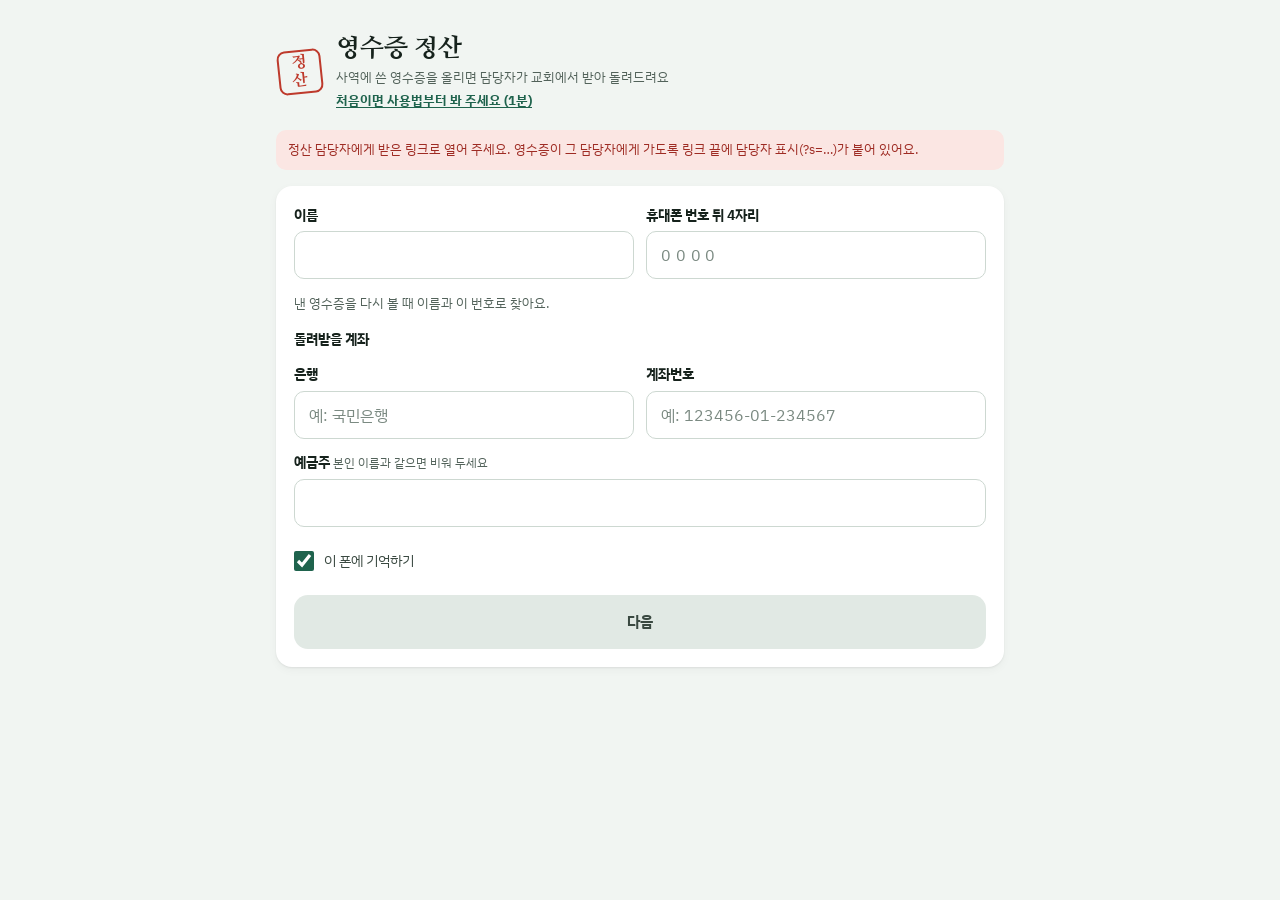
<file: settle/index.html>
<!doctype html>
<html lang="ko">
<head>
<meta charset="utf-8">
<meta name="viewport" content="width=device-width, initial-scale=1, viewport-fit=cover">
<meta name="robots" content="noindex, nofollow">
<meta name="theme-color" content="#1F634D">
<title>영수증 정산</title>
<meta property="og:title" content="영수증 정산">
<meta property="og:description" content="사역에 쓴 영수증을 올리면 담당자가 교회에서 받아 돌려드려요">
<link rel="preconnect" href="https://fonts.googleapis.com">
<link rel="preconnect" href="https://fonts.gstatic.com" crossorigin>
<link href="https://fonts.googleapis.com/css2?family=IBM+Plex+Mono:wght@500;600&family=IBM+Plex+Sans+KR:wght@400;500;600;700&family=Nanum+Myeongjo:wght@700;800&display=swap" rel="stylesheet">
<link rel="stylesheet" href="style.css">
<style>
  .hero { display: flex; flex-direction: column; gap: 10px; padding: 20px 2px 4px; }
  .who-line { display: flex; align-items: center; justify-content: space-between; gap: 10px; flex-wrap: wrap; padding: 10px 14px; border-radius: 12px; background: var(--surface);
              box-shadow: var(--shadow); font-size: 14px; }
  .who-line span { min-width: 0; color: var(--sub); }
  .who-line b { color: var(--ink); }
  .month-h { margin: 8px 2px 0; font-size: 14px; font-weight: 700; color: var(--sub); }
  .h-actions { display: flex; flex-wrap: wrap; gap: 8px; padding: 0 14px 14px 60px; }
  @media (max-width: 380px) { .h-actions { padding-left: 14px; } }
  .center { display: flex; flex-direction: column; align-items: center; gap: 12px; padding: 28px 0; color: var(--sub); font-size: 14px; text-align: center; }
  .done-head { display: flex; flex-direction: column; align-items: flex-start; gap: 10px; padding: 28px 2px 4px; }
  .done-ic { display: grid; place-items: center; width: 54px; height: 54px; border-radius: 27px; background: var(--ledger); color: var(--ledger-ink); }
  .done-head p { margin: 0; font-size: 15px; color: var(--sub); }
  .stack { display: flex; flex-direction: column; gap: 10px; }
  #rp.locked { pointer-events: none; opacity: .55; }
</style>
</head>
<body>
<div class="page" id="app"></div>
<input type="file" id="pick-rc" class="sr" accept="image/*" multiple tabindex="-1" aria-hidden="true">
<input type="file" id="pick-att" class="sr" accept="image/*" multiple tabindex="-1" aria-hidden="true">
<div class="toast" id="toast" role="status" aria-live="polite"></div>
<noscript><p style="padding:24px">이 페이지는 자바스크립트가 켜져 있어야 열려요.</p></noscript>

<script src="common.js"></script>
<script>
"use strict";
// ============================================================
//  영수증 정산 — 올리는 사람 화면
//   본인(이름 · 휴대폰 뒤 4자리 · 돌려받을 계좌) → 사역마다 영수증 넣기 → [제출하기] → 낸 내역에서 확인 · 취소
//   사진은 고르는 즉시 줄여서 서버(드라이브 임시 폴더)에 올리고, 첫 사진에서 금액을 읽어 채움
//   쓰던 사역은 이 폰에 저장해 두었다가 다시 열면 이어 씀
// ============================================================
const 나키 = "receipt-settle.me.v1" + (연결표 ? "." + 연결표 : "");        // 링크(담당자)마다 따로 — 팀 목록이 다르고, 올린 사진도 그 담당자 드라이브에 있어서
const 창고이름 = "receipt-settle-submit" + (연결표 ? "-" + 연결표 : "");
const 붙임최대 = 3;

const S = {
  화면: "본인", 탭: "작성",
  나: { 이름: "", 전화: "", 팀: "", 은행: "", 계좌: "", 예금주: "" }, 기억: true, 메시지: "",
  사역: [], 제출ID: "",
  열린: "", 지울확인: "", 비울확인: "",
  서버: null, 내역: { 상태: "", 값: [], 안내: "" },
  보내는중: false, 제출오류: "", 완료: null,
  고른사역: "", 붙일곳: null, 뺀것: null, 취소확인: "", 취소중: "",
};
const 사역찾기 = id => S.사역.find(s => s.id === id);
const 문의주소 = () => (S.서버 && S.서버.설정 && S.서버.설정.문의) || "";
const 종이안내 = () => (S.서버 && S.서버.설정 && S.서버.설정.종이영수증안내) || "종이 영수증 원본은 정산 담당자에게 직접 전달해 주세요.";
const 팀목록 = () => (S.서버 && S.서버.설정 && Array.isArray(S.서버.설정.팀목록) && S.서버.설정.팀목록) || [];
const 연결글자 = () => { const t = (S.서버 && S.서버.설정) || {}; return [t.조직 || (t.국 ? t.국 : ""), t.담당자 ? "정산 담당 " + t.담당자 : ""].filter(Boolean).join(" · "); };
// 담당자마다 서버(Apps Script) 판이 다를 수 있어서, 그 서버가 받을 줄 아는 것만 보여 줌
const 서버됨 = 기 => !!(S.서버 && Array.isArray(S.서버.기능) && S.서버.기능.indexOf(기) >= 0);

// ---------- 번호 · 살펴보기 ----------
// 영수증 날짜는 영수증마다 (한 사역에 날짜가 다른 영수증이 섞여도 됨). 사역 순서는 가장 이른 영수증 날짜로
const 날짜들 = s => s.영수증.map(r => r.날짜).filter(Boolean).sort();
const 첫날 = s => 날짜들(s)[0] || "";
function 날짜범위글(s) {
  const d = 날짜들(s);
  if (!d.length) return "날짜 없음";
  return d[0] === d[d.length - 1] ? 날글(d[0]) : `${날글(d[0])} ~ ${날짧게(d[d.length - 1])}`;
}
function 순서() { return S.사역.slice().sort((a, b) => (첫날(a) || "9999-99-99").localeCompare(첫날(b) || "9999-99-99") || a.만든 - b.만든); }
function 번호표() { const m = new Map(); 순서().forEach((s, i) => m.set(s.id, i + 1)); return m; }
function 겹침표() {   // 같은 날 같은 금액 영수증 — 같은 결제를 두 번 넣었을 수 있음
  const 앞 = new Map(), 결과 = new Map(), 번 = 번호표();
  for (const s of 순서()) s.영수증.forEach((r, k) => {
    const a = 정수(r.금액); if (!a || !r.날짜) return;
    const 키 = r.날짜 + "|" + a;
    if (앞.has(키) && !r.따로) 결과.set(r.id, 앞.get(키));
    else if (!앞.has(키)) 앞.set(키, { sid: s.id, rid: r.id, 글: `${번.get(s.id)}번 사역 영수증 ${k + 1}` });
  });
  // 계정과목 · 사역 내용 · 사역팀이 같은 사역이 둘 이상 — 날짜별로 나눠 넣었을 수 있음 (한 사역 · 한 계정은 한 줄로 청구)
  const 같은 = new Map(), 먼저 = new Map();
  for (const s of 순서()) {
    if (s.이어 || !s.계정 || !s.내용.trim()) continue;   // 이어 내는 사역은 원래 사역에 이미 묶여 있음
    const 키 = s.계정 + "|" + 이름키(s.내용) + "|" + 팀글(s.팀);
    if (먼저.has(키)) 같은.set(s.id, 먼저.get(키)); else 먼저.set(키, { id: s.id, 번: 번.get(s.id) });
  }
  결과.같은 = 같은;
  return 결과;
}
function 올리는중(r) { return r.사진.some(p => p.올림 === "대기" || p.올림 === "올리는중"); }
// 증빙 — 사진에서 품목(산 물건)과 카드 승인번호가 보이는지. 서버가 사진 글을 읽어 알려 주고, 한 영수증의 사진 가운데 어느 하나에라도 있으면 있음
//   안 보이면 올리는 사람에게 한 번 확인하게 하고(확인했어요 · 제출할 때 한 번 더), 담당자 정산폼에도 표시됨
function 증빙켜짐() { return 서버됨("증빙확인") && !(S.서버 && S.서버.읽기 === false); }
const 사진표 = r => r.사진.map(p => p.id).join(",");
function 증빙확인됨(r) { return !!r.증빙확인 && r.증빙확인 === 사진표(r); }   // 사진이 바뀌면 다시 확인
function 증빙상태(r) {
  if (!증빙켜짐() || !r.사진.length) return null;
  if (r.사진.some(p => p.올림 !== "저장됨" || !p.증빙 || p.증빙.상태 !== "읽음")) return { 상태: "읽는중" };
  const x = r.사진.map(p => p.증빙), 글 = x.some(v => v.글), 품목 = x.some(v => v.품목), 결제 = x.some(v => v.결제);
  return { 상태: "읽음", 글, 품목, 결제, 빠짐: !글 ? "글" : !품목 && !결제 ? "둘" : !품목 ? "품목" : !결제 ? "결제" : "" };
}
const 증빙글 = { 글: "사진에서 글자를 잘 못 읽어서 품목과 카드 승인번호가 있는지 확인하지 못했어요.", 둘: "사진에서 품목과 카드 승인번호가 안 보여요.",
  품목: "사진에서 품목(산 물건)이 안 보여요.", 결제: "사진에서 카드 승인번호가 안 보여요." };
const 증빙도움 = { 글: "품목과 카드 승인번호가 잘 보이게 다시 찍어 붙여 주세요.", 둘: "품목과 카드 승인번호가 모두 보여야 증빙이 돼요.",
  품목: "카드 전표나 결제 내역만 있으면 품목이 나온 영수증도 붙여 주세요.", 결제: "주문 내역만 있으면 카드 결제 내역(승인번호)도 붙여 주세요." };
function 증빙볼것() {   // 품목 · 승인번호가 안 보이는데 아직 확인하지 않은 영수증
  const 번 = 번호표(), 목록 = [];
  순서().forEach(s => s.영수증.forEach((r, k) => { const 증 = 증빙상태(r); if (증 && 증.상태 === "읽음" && 증.빠짐 && !증빙확인됨(r)) 목록.push({ s, r, 글: `${번.get(s.id)}번 사역 영수증 ${k + 1}` }); }));
  return 목록;
}
function 읽는중(r) { return !!(r.읽기 && (r.읽기.상태 === "읽는중" || r.읽기.상태 === "준비")); }
function 살펴보기(s, 겹) {
  const 목록 = [], g = 계정표[s.계정], 이어 = s.이어;
  const 막 = (글, r) => 목록.push({ 수준: "막", 글, r }), 확 = (글, r) => 목록.push({ 수준: "확", 글, r }), 안 = 글 => 목록.push({ 수준: "안", 글 });
  if (이어) {   // 이미 낸 사역에 이어 내기 — 계정과목 · 내용 · 명단은 그 사역 그대로라 영수증만 봄
    if (S.서버 && !서버됨("이어내기")) 막("이 정산 링크는 이어 내기를 받지 않아요. 새 사역으로 내 주세요");
  } else {
    if (!g) 막("계정과목을 골라 주세요");
    if (!s.활동) 막("사역활동에 체크해 주세요");
    if (!s.내용.trim()) 막("사역 내용을 적어 주세요");
    if (g && g.단가 && !s.명단.length) 막("참가자 명단을 적어 주세요");
    if (g && g.단가 && 정수(s.한도) && !한도값(s)) 막("따로 정한 1인 한도는 1,000원에서 200,000원 사이로 적어 주세요");
    else if (g && g.단가 && 한도값(s)) 안(`교회에서 따로 정해 준 1인 한도(${원(한도값(s))}원)로 계산했어요. 담당자가 확인해요.`);
  }
  if (!s.영수증.length) 막("영수증을 넣어 주세요");
  s.영수증.forEach((r, k) => {
    const n = k + 1;
    if (r.사진.some(p => p.올림 === "실패")) 막(`영수증 ${n} 사진을 다시 올려 주세요`, r.id);
    else if (올리는중(r)) 막(`영수증 ${n} 사진을 올리는 중이에요`, r.id);
    if (!r.구분) 막(`영수증 ${n} 종이·전자를 골라 주세요`, r.id);
    else if (r.구분 === "전자" && !r.사진.length) 막(`영수증 ${n}은 전자영수증이라 캡처를 넣어 주세요`, r.id);
    if (!정수(r.금액)) 막(읽는중(r) ? `영수증 ${n} 금액을 읽는 중이에요` : `영수증 ${n} 금액을 적어 주세요`, r.id);
    else if (정수(r.금액) < 금액최소 || 정수(r.금액) > 금액최대) 막(`영수증 ${n} 금액을 다시 확인해 주세요`, r.id);
    const 읽 = r.읽기 || {};
    if (!r.날짜) 막(`영수증 ${n} 날짜를 골라 주세요`, r.id);
    else if (r.날짜 > 오늘()) 확(`영수증 ${n} 날짜가 아직 오지 않은 날짜예요`, r.id);
    if (읽.날짜 && r.날짜 && 읽.날짜 !== r.날짜) 확(`영수증 ${n}: 사진에서 읽은 날짜는 ${날짧게(읽.날짜)}이에요. 적은 날짜가 맞는지 봐 주세요`, r.id);
    const 짝 = 겹 && 겹.get(r.id);
    if (짝) 확(`영수증 ${n}과 ${짝.글}의 날짜·금액이 같아요. 같은 결제를 두 번 넣지 않았는지 확인해 주세요`, r.id);
    const 증 = 증빙상태(r);
    if (증 && 증.상태 === "읽는중" && !올리는중(r) && !r.사진.some(p => p.올림 === "실패")) 막(`영수증 ${n} 사진을 확인하는 중이에요`, r.id);
    else if (증 && 증.빠짐 && !증빙확인됨(r)) 확(`영수증 ${n}: ${증빙글[증.빠짐]} 증빙이 되는지 확인해 주세요`, r.id);
  });
  const 날 = 날짜들(s).concat(이어 ? [이어.날짜, 이어.끝날].filter(Boolean) : []).sort();
  if (날.length > 1 && 날[0] !== 날[날.length - 1]) {
    // 예전 판 서버는 사역마다 날짜를 하나만 받음 (영수증마다 날짜를 적으면 첫 날짜로 모두 바뀜)
    if (!이어 && S.서버 && !서버됨("영수증날짜")) 막("이 정산 링크는 아직 한 사역에 영수증 날짜를 하나만 받아요. 날짜가 다른 영수증은 사역을 따로 추가해 주세요");
    else if ((Date.parse(날[날.length - 1]) - Date.parse(날[0])) / 864e5 > 31) 확(이어 ? "이미 낸 영수증과 날짜가 한 달 넘게 차이 나요. 같은 사역이 맞는지 봐 주세요" : "영수증 날짜가 한 달 넘게 차이 나요. 한 사역의 영수증이 맞는지 봐 주세요");
  }
  if (이어 && 이어.정산서) 안("담당자가 이미 교회 정산서를 만든 사역이에요. 이어 낸 영수증은 담당자가 확인해서 처리해요.");
  const 짝 = 겹 && 겹.같은 && 겹.같은.get(s.id);
  if (짝) 목록.push({ 수준: "확", 글: `${짝.번}번 사역과 계정과목·사역 내용이 같아요. 같은 사역이면 합쳐야 한 줄로 묶여 청구돼요. 다른 날 따로 한 모임이면 그대로 두세요.`, 합칠: 짝.id, 합칠번: 짝.번 });
  if (g && g.증빙) 안(g.증빙);
  return 목록;
}
function 막힌까닭() {
  const 목록 = 순서(), 겹 = 겹침표();
  if (!목록.length) return "사역을 추가해 주세요";
  for (let i = 0; i < 목록.length; i++) {
    const 막 = 살펴보기(목록[i], 겹).find(x => x.수준 === "막");
    if (막) return `${i + 1}번 사역: ${막.글}`;
  }
  return "";
}

// ---------- 저장 (이 폰에만) ----------
function 창고열기() {
  return new Promise((ok, no) => {
    let q; try { q = indexedDB.open(창고이름, 1); } catch (e) { no(e); return; }
    q.onupgradeneeded = () => { if (!q.result.objectStoreNames.contains("draft")) q.result.createObjectStore("draft"); };
    q.onsuccess = () => ok(q.result); q.onerror = () => no(q.error); q.onblocked = () => no(new Error("blocked"));
  });
}
let 저장타이머 = 0, 마지막저장 = 0;
// 고칠 때마다 0.5초 뒤 임시 저장 — 쉬지 않고 고쳐도 2초에 한 번은 저장 (창을 닫거나 새로 고칠 때 잃는 것을 줄임)
function 저장() { clearTimeout(저장타이머); 저장타이머 = setTimeout(초안쓰기, Date.now() - 마지막저장 > 2000 ? 0 : 500); }
async function 초안쓰기() {
  마지막저장 = Date.now(); 저장타이머 = 0;
  try {
    const 값 = { v: 1, 제출ID: S.제출ID, 사역: S.사역.map(s => ({ id: s.id, 활동: s.활동, 내용: s.내용, 계정: s.계정, 팀: s.팀 || "", 한도: s.한도 || "", 명단: s.명단.slice(), 만든: s.만든,
      이어: s.이어 ? Object.assign({}, s.이어) : null,
      영수증: s.영수증.map(r => ({ id: r.id, 구분: r.구분, 금액: r.금액, 날짜: r.날짜 || "", 날짜출처: r.날짜출처 || "", 출처: r.출처, 따로: !!r.따로, 읽기: r.읽기 ? Object.assign({}, r.읽기) : null,
        증빙확인: r.증빙확인 || "",
        사진: r.사진.map(p => ({ id: p.id, blob: p.blob, w: p.w, h: p.h, 파일id: p.파일id || "", 증빙: p.증빙 && p.증빙.상태 === "읽음" ? p.증빙 : null })) })) })) };
    const db = await 창고열기();
    await new Promise((ok, no) => { const tx = db.transaction("draft", "readwrite"); tx.objectStore("draft").put(값, "current"); tx.oncomplete = ok; tx.onerror = () => no(tx.error); tx.onabort = () => no(tx.error); });
    db.close();
  } catch (e) {}
}
async function 초안읽기() {
  try {
    const db = await 창고열기();
    const 값 = await new Promise((ok, no) => { const tx = db.transaction("draft", "readonly"); const q = tx.objectStore("draft").get("current"); q.onsuccess = () => ok(q.result || null); q.onerror = () => no(q.error); });
    db.close();
    if (!값 || 값.v !== 1 || !Array.isArray(값.사역)) return;
    S.제출ID = 값.제출ID || "";
    S.사역 = 값.사역.map(s => ({ id: s.id || uid(), 활동: s.활동 || "", 내용: s.내용 || "", 계정: s.계정 || "", 팀: s.팀 || "", 한도: s.한도 || "", 명단: Array.isArray(s.명단) ? s.명단 : [], 만든: s.만든 || Date.now(),
      이어: s.이어 && s.이어.사역ID ? s.이어 : null,
      영수증: (s.영수증 || []).map(r => {
        let 읽기 = r.읽기 && typeof r.읽기 === "object" ? r.읽기 : null;
        if (읽기 && (읽기.상태 === "읽는중" || 읽기.상태 === "준비")) 읽기 = { 상태: "대기" };   // 읽다 만 금액은 다시 읽음
        return { id: r.id || uid(), 구분: r.구분 || "", 금액: r.금액 || "", 날짜: r.날짜 || s.날짜 || "", 날짜출처: r.날짜출처 || "", 출처: r.출처 || "", 따로: !!r.따로, 읽기,   // 예전 초안은 사역 날짜를 영수증마다
          증빙확인: r.증빙확인 || "",
          사진: (r.사진 || []).filter(p => p && p.blob).map(p => ({ id: p.id || uid(), blob: p.blob, w: p.w, h: p.h, url: URL.createObjectURL(p.blob), 파일id: p.파일id || "", 올림: p.파일id ? "저장됨" : "대기", 오류: "",
            증빙: p.증빙 && p.증빙.상태 === "읽음" ? p.증빙 : null })) };
      }) }));
  } catch (e) {}
}
function 초안비우기() {
  S.사역.forEach(s => s.영수증.forEach(r => r.사진.forEach(p => { try { URL.revokeObjectURL(p.url); } catch (e) {} })));
  S.사역 = []; S.열린 = ""; S.제출ID = 새제출id();
}
function 나읽기() {
  const v = 저장읽기(나키) || 저장읽기(나키, true);
  if (v && typeof v === "object") for (const k in S.나) if (typeof v[k] === "string") S.나[k] = v[k];
  S.기억 = !!저장읽기(나키) || !저장읽기(나키, true);
}
function 나쓰기() { if (S.기억) { 저장쓰기(나키, S.나); 저장쓰기(나키, null, true); } else { 저장쓰기(나키, null); 저장쓰기(나키, S.나, true); } }
function 나됨() { const t = S.나; return !!(t.이름.trim() && 숫자만(t.전화).length === 4 && t.은행.trim() && 숫자만(t.계좌).length >= 6); }

// ---------- 사진 올리기 · 금액 읽기 ----------
const 올림줄 = { 도는: 0, 대기: [] }, 읽기줄 = { 도는: 0, 대기: [] };
function 사진주인(p) { for (const s of S.사역) for (const r of s.영수증) if (r.사진.indexOf(p) >= 0) return { s, r }; return {}; }
function 올리기넣기(p) { p.올림 = "대기"; p.오류 = ""; 올림줄.대기.push(p); 올림돌리기(); }
function 올림돌리기() {
  while (올림줄.도는 < 2 && 올림줄.대기.length) {
    const p = 올림줄.대기.shift();
    if (!사진주인(p).r) continue;   // 그사이 뺀 사진
    올림줄.도는++;
    사진올리기(p).catch(() => {}).then(() => { 올림줄.도는--; 올림돌리기(); });
  }
}
async function 사진올리기(p) {
  p.올림 = "올리는중"; 영수증새로(사진주인(p));
  try {
    const d = await 보내기({ action: "올리기", 사람: { 이름: S.나.이름, 전화: S.나.전화 }, 형식: "image/jpeg", 파일: await 블롭글(p.blob) }, 90);
    if (!d || !d.ok) { p.올림 = "실패"; p.오류 = (d && d.안내) || "사진을 올리지 못했어요."; }
    else { p.파일id = d.id; p.올림 = "저장됨"; p.오류 = ""; }
  } catch (e) { p.올림 = "실패"; p.오류 = 연결글(e, "사진을 올리지 못했어요."); }
  const 주인 = 사진주인(p);
  영수증새로(주인); 저장();
  if (p.올림 === "저장됨" && 주인.r && 주인.r.사진[0] === p && 주인.r.읽기 && 주인.r.읽기.상태 === "대기") 읽기넣기(주인.s, 주인.r);
  else if (p.올림 === "저장됨" && 주인.r) 증빙넣기(p);
}
function 읽기넣기(s, r, 다시) {
  if (!r || !r.사진[0]) return;
  if (S.서버 && S.서버.읽기 === false) { r.읽기 = { 상태: "꺼짐" }; return; }
  if (r.사진[0].올림 !== "저장됨") { r.읽기 = { 상태: "대기" }; return; }
  r.읽기 = Object.assign({}, 다시 ? {} : r.읽기 || {}, { 상태: "읽는중" });
  읽기줄.대기.push({ sid: s.id, rid: r.id });
  읽기돌리기();
}
function 읽기돌리기() {
  while (읽기줄.도는 < 2 && 읽기줄.대기.length) {
    const x = 읽기줄.대기.shift();
    읽기줄.도는++;
    (x.pid ? 증빙읽기(x) : 금액읽기(x)).catch(() => {}).then(() => { 읽기줄.도는--; 읽기돌리기(); });
  }
}
// 붙인 사진(카드 전표 · 품목 영수증 등)도 품목 · 승인번호를 읽음 — 첫 사진은 금액을 읽을 때 같이
function 증빙넣기(p) {
  if (!증빙켜짐() || !p || !p.파일id || p.올림 !== "저장됨" || (p.증빙 && p.증빙.상태 !== "실패")) return;
  p.증빙 = { 상태: "읽는중" };
  읽기줄.대기.push({ pid: p.id });
  읽기돌리기();
}
function 사진찾기(pid) { for (const s of S.사역) for (const r of s.영수증) { const p = r.사진.find(q => q.id === pid); if (p) return { s, r, p }; } return {}; }
async function 증빙읽기({ pid }) {
  const 처음 = 사진찾기(pid);
  if (!처음.p || !처음.p.파일id) return;
  let d = null;
  try { d = await 보내기({ action: "읽기", id: 처음.p.파일id }, 60); } catch (e) { d = null; }
  const x = 사진찾기(pid);
  if (!x.p) return;
  x.p.증빙 = d && d.ok && d.증빙 ? Object.assign({ 상태: "읽음" }, d.증빙) : { 상태: "읽음", 글: false, 품목: false, 결제: false };
  영수증새로({ s: x.s, r: x.r }); 둘레새로(x.s); 저장();
}
// 이어 쓰는 초안 · 예전 판에서 올린 사진처럼 아직 안 읽은 사진
function 증빙채우기() {
  if (!증빙켜짐()) return;
  S.사역.forEach(s => s.영수증.forEach(r => r.사진.forEach((p, j) => {
    if (p.증빙 && p.증빙.상태 === "읽는중") p.증빙 = null;   // 읽다 만 것
    if (j === 0 && r.읽기 && (r.읽기.상태 === "대기" || r.읽기.상태 === "읽는중")) return;   // 금액을 읽을 때 같이
    증빙넣기(p);
  })));
}
async function 금액읽기({ sid, rid }) {
  let s = 사역찾기(sid), r = s && s.영수증.find(x => x.id === rid);
  if (!r || !r.사진[0] || !r.사진[0].파일id) return;
  let d = null;
  try { d = await 보내기({ action: "읽기", id: r.사진[0].파일id }, 60); } catch (e) { d = null; }
  s = 사역찾기(sid); r = s && s.영수증.find(x => x.id === rid);
  if (!r) return;
  if (r.사진[0]) r.사진[0].증빙 = d && d.ok && d.증빙 ? Object.assign({ 상태: "읽음" }, d.증빙) : d && d.ok ? null : { 상태: "읽음", 글: false, 품목: false, 결제: false };
  if (d && d.ok && d.까닭 === "꺼짐") { r.읽기 = { 상태: "꺼짐" }; if (S.서버) S.서버.읽기 = false; }
  else if (d && d.ok && d.읽음 && 정수(d.금액) >= 금액최소) {
    const 금 = 정수(d.금액);
    r.읽기 = { 상태: "읽음", 금액: 금, 날짜: /^\d{4}-\d{2}-\d{2}$/.test(d.날짜 || "") ? d.날짜 : "", 후보: (d.후보 || []).map(정수).filter(v => v >= 금액최소 && v !== 금).slice(0, 4) };
    if (!정수(r.금액)) { r.금액 = 금; r.출처 = "읽음"; }
  } else r.읽기 = { 상태: "못읽음", 날짜: d && d.ok && /^\d{4}-\d{2}-\d{2}$/.test(d.날짜 || "") ? d.날짜 : "" };
  // 영수증 날짜가 비어 있으면 사진에서 읽은 날짜로 채움 (앞날짜는 잘못 읽은 것일 수 있어 넣지 않음)
  if (!r.날짜 && r.읽기.날짜 && r.읽기.날짜 <= 오늘()) {
    r.날짜 = r.읽기.날짜; r.날짜출처 = "읽음";
    const 칸d = document.getElementById("rd-" + r.id);
    if (칸d && document.activeElement !== 칸d) 칸d.value = r.날짜;
    영수증새로({ s, r }); 둘레새로(s); 저장(); return;
  }
  영수증새로({ s, r }); 저장();
}

// ---------- 화면 ----------
function 그리기() {
  const app = document.getElementById("app");
  app.innerHTML = S.화면 === "본인" ? 본인화면() : S.화면 === "완료" ? 완료화면() : 작성화면();
  app._h = "";
}
function 가기(화면) { S.화면 = 화면; 그리기(); window.scrollTo(0, 0); const h = document.querySelector("h1"); if (h) { h.setAttribute("tabindex", "-1"); h.focus({ preventScroll: true }); } }
function 문의버튼() { const u = 문의주소(); return u ? `<a class="pill" href="${esc(u)}" target="_blank" rel="noopener">${아이콘.말풍선}문의</a>` : ""; }
// 올리는 사람용 사용법 (settle/help.html) — 담당자 링크 표시(?s=)를 달아 두면 사용법 화면에서 이 제출 화면으로 돌아올 수 있음
const 사용법주소 = () => "help.html" + (링크배포 ? "?s=" + encodeURIComponent(링크배포) : "");
function 사용법버튼() { return `<a class="pill" href="${esc(사용법주소())}" target="_blank" rel="noopener">${아이콘.책}사용법</a>`; }

function 본인화면() {
  const t = S.나;
  return `
  <div class="hero">
    <div class="brand"><span class="seal" aria-hidden="true">정산</span>
      <div>${연결글자() ? `<p class="org">${esc(연결글자())}</p>` : ""}<h1>영수증 정산</h1><p class="tagline">사역에 쓴 영수증을 올리면 담당자가 교회에서 받아 돌려드려요</p>
        <p class="tagline"><a class="linkbtn" href="${esc(사용법주소())}" target="_blank" rel="noopener">처음이면 사용법부터 봐 주세요 (1분)</a></p></div></div>
  </div>
  ${설정알림()}
  <form class="card" id="me-form" novalidate>
    <div class="grid2">
      <label class="fld"><span>이름</span><input class="inp" id="me-이름" data-me="이름" value="${esc(t.이름)}" autocomplete="name" maxlength="30"></label>
      <label class="fld"><span>휴대폰 번호 뒤 4자리</span><input class="inp digits" id="me-전화" data-me="전화" value="${esc(t.전화)}" inputmode="numeric" maxlength="4" autocomplete="off" placeholder="0000"></label>
    </div>
    <p class="note">낸 영수증을 다시 볼 때 이름과 이 번호로 찾아요.</p>
    <span class="lbl">돌려받을 계좌</span>
    <div class="grid2">
      <label class="fld"><span>은행</span><input class="inp" id="me-은행" data-me="은행" value="${esc(t.은행)}" placeholder="예: 국민은행" maxlength="30"></label>
      <label class="fld"><span>계좌번호</span><input class="inp" id="me-계좌" data-me="계좌" value="${esc(t.계좌)}" inputmode="numeric" placeholder="예: 123456-01-234567" maxlength="40"></label>
      <label class="fld wide"><span>예금주 <small>본인 이름과 같으면 비워 두세요</small></span><input class="inp" id="me-예금주" data-me="예금주" value="${esc(t.예금주)}" maxlength="30"></label>
    </div>
    <label class="check"><input type="checkbox" id="me-keep"${S.기억 ? " checked" : ""}>이 폰에 기억하기</label>
    ${S.메시지 ? `<p class="box bad" role="alert">${아이콘.느낌표()}<span>${esc(S.메시지)}</span></p>` : ""}
    <button type="submit" class="btn" id="me-go"${나됨() ? "" : " disabled"}>${S.사역.length ? "쓰던 영수증으로" : "다음"}</button>
  </form>`;
}

function 작성화면() {
  const t = S.나, 내역수 = S.내역.상태 === "됨" ? S.내역.값.length : 0;
  return `
  <header class="top">
    <div class="brand"><span class="seal sm" aria-hidden="true">정산</span><div><h1 class="sm">영수증 정산</h1>${연결글자() ? `<p class="org sm">${esc(연결글자())}</p>` : ""}</div></div>
    <div class="top-acts">${사용법버튼()}${문의버튼()}</div>
  </header>
  ${설정알림()}
  <div class="who-line"><span><b>${esc(t.이름)}</b> 님 · ${esc(t.은행)} ${esc(t.계좌)}${t.예금주 && t.예금주 !== t.이름 ? ` (${esc(t.예금주)})` : ""}</span>
    <button type="button" class="linkbtn" data-act="본인바꾸기">바꾸기</button></div>
  <div class="tabs wide" role="group" aria-label="화면 고르기">
    <button type="button" data-act="탭" data-v="작성" aria-pressed="${S.탭 === "작성"}">영수증 올리기</button>
    <button type="button" data-act="탭" data-v="내역" aria-pressed="${S.탭 === "내역"}" id="tab-hist">낸 내역${내역수 ? `<span class="cnt">${내역수}</span>` : ""}</button>
  </div>
  <div id="tab-body">${S.탭 === "작성" ? 작성탭() : 내역탭()}</div>`;
}
function 작성탭() {
  return `
  <section aria-labelledby="list-h" id="rp"${S.보내는중 ? ` class="locked" inert` : ""}>
    <div class="list-head"><h2 id="list-h">낼 사역<span class="n" id="list-n">${S.사역.length ? S.사역.length + "건" : ""}</span></h2>
      <button type="button" class="btn-sm" data-act="추가">+ 사역 추가</button></div>
    <p class="note" style="margin-top:6px">사역마다 영수증을 넣고 맨 아래 [제출하기]를 눌러 주세요. 여러 사역을 한 번에 내도 돼요.</p>
    <div class="items" id="items" style="margin-top:12px">${목록html()}</div>
    ${S.사역.length ? `<button type="button" class="add-row" data-act="추가" style="margin-top:10px">+ 사역 추가</button>` : ""}
  </section>
  <section id="sum" aria-label="제출">${제출칸()}</section>`;
}
function 목록html() {
  const 목록 = 순서(), 번 = 번호표(), 겹 = 겹침표();
  if (!목록.length) return `<p class="empty">아직 낼 사역이 없어요.<br><button type="button" class="linkbtn" data-act="추가">사역 추가</button>로 시작해 주세요.<br><a class="linkbtn" href="${esc(사용법주소())}" target="_blank" rel="noopener">처음이면 사용법 보기</a></p>`;
  return 목록.map(s => 카드(s, 번.get(s.id), 겹)).join("");
}
function 목록그리기() { 칸("items", 목록html()); 칸("list-n", S.사역.length ? S.사역.length + "건" : ""); }
function 카드(s, 번, 겹) {
  const 열림 = S.열린 === s.id;
  return `<article class="item${열림 ? " open" : ""}" id="s-${s.id}">
    <div id="h-${s.id}">${카드머리(s, 번, 겹)}</div>
    ${열림 ? 편집(s, 겹) : ""}
  </article>`;
}
function 카드머리(s, 번, 겹) {
  const c = 계산(s), g = 계정표[s.계정], 열림 = S.열린 === s.id;
  const 살 = 살펴보기(s, 겹), 막 = 살.filter(x => x.수준 === "막"), 확 = 살.filter(x => x.수준 === "확");
  const 메타1 = [s.이어 ? "이어서 내기" : "", 날짜범위글(s), s.활동 || "사역활동 없음", 팀글(s.팀)].filter(Boolean).join(" · ");
  const 메타2 = [g ? g.이름 : "계정과목 없음", c.인원 ? `${c.인원}명` : g && g.단가 ? "명단 없음" : "", s.이어 ? `이미 낸 영수증 ${s.이어.장수}장` : ""].filter(Boolean).join(" · ");
  const 금액 = c.합계 ? `<b>${원(c.받을)}원</b>${c.받을 !== c.합계 ? `<s>영수증 ${원(c.합계)}원</s>` : ""}` : `<b>—</b>`;
  const 상태 = 막.length ? `<span class="flag bad">${막.length}개 남음</span>` : 확.length ? `<span class="flag warn">확인 ${확.length}</span>` : `<span class="flag ok">낼 수 있어요</span>`;
  let 아래 = "";
  if (!열림) {
    if (s.영수증.length) 아래 += `<div class="strip">${s.영수증.map((r, k) => `<span class="tb">${r.사진[0] ? `<img src="${r.사진[0].url}" alt="">` : `<span class="ph">사진 없음</span>`}<span class="tno">${k + 1}</span></span>`).join("")}</div>`;
    const 첫 = 막[0] || 확[0];
    if (첫) 아래 += `<p class="line-note ${첫.수준 === "막" ? "bad" : "warn"}">${esc(첫.글)}${막.length + 확.length > 1 ? ` 외 ${막.length + 확.length - 1}개` : ""}</p>`;
    else if (c.넘침 && c.인원) 아래 += `<p class="line-note warn">한도를 넘는 ${원(c.넘침)}원은 받지 않아요</p>`;
  }
  return `<button type="button" class="head-btn" data-act="열기" data-id="${s.id}" aria-expanded="${열림}">
      <span class="no" aria-hidden="true">${번}</span>
      <span class="head-main"><span class="sr">${번}번 사역</span><span class="t${s.내용.trim() ? "" : " dim"}">${esc(s.내용.trim() || "사역 내용 없음")}</span><span class="m">${esc(메타1)}</span><span class="m">${esc(메타2)}</span></span>
      <span class="head-amt">${금액}${상태}</span>
    </button>${아래}`;
}
function 편집(s, 겹) {
  const id = s.id, g = 계정표[s.계정], 그외 = !!(g && !g.단가) || !!s._그외;
  if (s.이어) return `<div class="ed">
    ${이어칸(s)}
    ${영수증구역(s, 겹)}
    <div class="calc" id="calc-${id}">${계산칸(s)}</div>
    <div class="warns" id="warn-${id}">${경고칸(s, 겹)}</div>
    <div class="ed-foot">
      <button type="button" class="btn" data-act="접기" data-id="${id}">완료</button>
      <button type="button" class="btn danger${S.지울확인 === id ? " sure" : ""}" id="del-${id}" data-act="지우기" data-id="${id}">${지우기글(s)}</button>
    </div>
  </div>`;
  const 다른 = 계정.filter(x => !x.단가), 묶음 = ["일반", "도서인쇄비", "임차료", "여비교통비"];
  const 선택 = 그외 ? `<select class="inp" id="acct-${id}" data-f="계정" data-id="${id}" aria-label="그 외 계정과목">
      <option value=""${g && !g.단가 ? "" : " selected"}>계정과목 고르기</option>
      ${묶음.map(m => `<optgroup label="${m === "일반" ? "그 밖의 계정" : m}">${다른.filter(x => x.묶음 === m).map(x => `<option value="${esc(x.이름)}"${s.계정 === x.이름 ? " selected" : ""}>${esc(x.이름)}</option>`).join("")}</optgroup>`).join("")}
    </select><p class="note">사례비 지출은 반드시 사전 기안을 거쳐 진행해야 해요.</p>` : "";
  return `<div class="ed">
    <section class="f" aria-labelledby="lg-${id}">
      <span class="lbl" id="lg-${id}">계정과목</span>
      <div class="seg3" role="group" aria-labelledby="lg-${id}">
        <button type="button" data-act="계정" data-id="${id}" data-v="(사)식대" aria-pressed="${s.계정 === "(사)식대"}"><b>식대</b><small>1인 한도 6,000원</small></button>
        <button type="button" data-act="계정" data-id="${id}" data-v="(사)간식비" aria-pressed="${s.계정 === "(사)간식비"}"><b>간식비</b><small>1인당 4,000원</small></button>
        <button type="button" data-act="그외" data-id="${id}" aria-pressed="${그외}"><b>그 외</b><small>${g && !g.단가 ? esc(g.짧게) : "실비 계정"}</small></button>
      </div>
      ${선택}
      <p class="rule">${규칙글(s)}</p>
      ${g && g.단가 ? 한도칸(s) : ""}
    </section>
    <section class="f" aria-labelledby="la-${id}">
      <div class="f-h"><span class="lbl" id="la-${id}">사역활동</span><span class="hint">해당하는 곳에 체크</span></div>
      <div class="acts" role="radiogroup" aria-labelledby="la-${id}">${사역활동.map(a => `<button type="button" class="act" role="radio" data-act="활동" data-id="${id}" data-v="${a.이름}" aria-checked="${s.활동 === a.이름}"><span class="tick" aria-hidden="true">${s.활동 === a.이름 ? 아이콘.체크(15) : ""}</span><span class="tx"><b>${a.이름}</b><small>${esc(a.예.join(", "))}</small></span></button>`).join("")}</div>
    </section>
    <section class="f">
      <div class="f-h"><label class="lbl" for="tm-${id}">사역팀</label><span class="hint">팀이 없는 사역이면 비워 두세요</span></div>
      <input class="inp" id="tm-${id}" data-f="팀" data-id="${id}" value="${esc(s.팀 || "")}" maxlength="30" autocomplete="off" enterkeyhint="done"
        placeholder="${esc(팀목록().length ? "예: " + 팀목록().slice(0, 2).join(", ") : "예: 1팀")}"${팀목록().length ? ` list="tl-${id}"` : ""}>
      ${팀목록().length ? `<datalist id="tl-${id}">${팀목록().map(x => `<option value="${esc(x)}"></option>`).join("")}</datalist>` : ""}
      <div id="tc-${id}">${팀칩(s)}</div>
    </section>
    <section class="f">
      <label class="lbl" for="c-${id}">사역 내용</label>
      <textarea class="inp memo" id="c-${id}" data-f="내용" data-id="${id}" rows="2" maxlength="80" placeholder="어떤 모임·사역이었는지 직접 적어 주세요. 예: 9월 전체리더모임 후 간식" enterkeyhint="done">${esc(s.내용)}</textarea>
      <p class="note">첨부 양식의 사역 내용 칸에 적은 그대로 들어가요.</p>
    </section>
    <section class="f">
      <div class="f-h"><label class="lbl" for="n-${id}">참가자 명단${g && !g.단가 ? `<span class="opt">필요할 때만</span>` : ""}</label><span class="count" id="cnt-${id}">${s.명단.length}명</span></div>
      <div id="names-${id}">${명단칩(s)}</div>
      <div class="addrow"><input class="inp" id="n-${id}" data-f="이름" data-id="${id}" placeholder="이름 · 여러 명은 붙여 넣기" autocomplete="off" enterkeyhint="done" maxlength="400">
        <button type="button" class="btn-sm fill" data-act="이름추가" data-id="${id}">추가</button></div>
      <div class="names-tools" id="nt-${id}">${명단도구(s)}</div>
    </section>
    ${영수증구역(s, 겹)}
    <div class="calc" id="calc-${id}">${계산칸(s)}</div>
    <div class="warns" id="warn-${id}">${경고칸(s, 겹)}</div>
    <div class="ed-foot">
      <button type="button" class="btn" data-act="접기" data-id="${id}">완료</button>
      <button type="button" class="btn danger${S.지울확인 === id ? " sure" : ""}" id="del-${id}" data-act="지우기" data-id="${id}">${지우기글(s)}</button>
    </div>
  </div>`;
}
function 지우기글(s) { return S.지울확인 === s.id ? "한 번 더 누르면 지워져요" : s.이어 ? "그만두기" : "사역 지우기"; }
function 영수증구역(s, 겹) {
  const id = s.id, g = 계정표[s.계정];
  const 다른 = s.계정 === "(사)식대" ? "간식" : s.계정 === "(사)간식비" ? "식사" : "식사·간식";
  return `<section class="f" aria-labelledby="lr-${id}">
      <div class="f-h"><span class="lbl" id="lr-${id}">${s.이어 ? "이어서 낼 영수증" : "영수증"}</span><span class="hint">결제 한 번에 영수증 하나</span></div>
      <div class="rcs" id="rcs-${id}">${영수증들(s, 겹)}</div>
      <div class="rc-add">
        <button type="button" class="add-tile" data-act="사진고르기" data-id="${id}">${아이콘.카메라}<span id="at-${id}">${s.영수증.length ? "영수증 사진 더 넣기" : "영수증 사진 넣기"}</span></button>
        <div class="row"><span>${S.서버 && S.서버.읽기 === false ? "금액은 직접 적어 주세요" : "사진을 넣으면 금액을 읽어 채워요"}</span><button type="button" class="linkbtn" data-act="금액만" data-id="${id}">사진 없이 금액만 적기</button></div>
      </div>
      <div class="rc-rule">
        <p>${s.이어 ? `이 사역에 더할 ${g ? esc(g.짧게) + " " : ""}영수증만 넣어요. 날짜가 달라도 괜찮아요.` : `이 사역의 ${g ? esc(g.짧게) : "같은 계정과목"} 영수증은 날짜가 달라도 모두 여기에 넣어요. 한 줄로 묶여 청구돼요.`}</p>
        <p>${다른}처럼 계정과목이 다른 영수증은 따로 내요. <button type="button" class="linkbtn" data-act="다른계정" data-id="${id}">같은 사역으로 하나 더 추가</button></p>
      </div>
    </section>`;
}
// 이미 낸 사역에 이어 낼 때 — 원래 사역 정보 (여기서는 못 고침. 고칠 게 있으면 담당자에게)
function 이어칸(s) {
  const x = s.이어, g = 계정표[s.계정];
  const 날 = x.날짜 ? 날글(x.날짜) + (x.끝날 && x.끝날 !== x.날짜 ? " ~ " + 날짧게(x.끝날) : "") : "";
  const 줄 = [["이미 낸 영수증", `${x.장수}장 · ${원(x.합계)}원`], ["영수증 날짜", 날], ["계정과목", g ? g.이름 : s.계정], ["사역활동", s.활동], ["사역팀", s.팀], ["참가자", s.명단.length ? `${s.명단.length}명` : ""]].filter(r => r[1]);
  return `<section class="f carry" aria-label="이어 낼 사역">
      <p class="carry-h">이미 낸 사역에 영수증을 이어서 내요</p>
      <dl class="carry-dl">${줄.map(r => `<dt>${esc(r[0])}</dt><dd>${esc(r[1])}</dd>`).join("")}</dl>
      <p class="note">계정과목·사역 내용·명단은 이미 낸 사역 그대로 들어가고, 1인 한도도 이미 낸 영수증과 합쳐서 계산해요. 바꿀 게 있으면 담당자에게 알려 주세요.</p>
    </section>`;
}
function 규칙글(s) {
  const g = 계정표[s.계정];
  if (!g) return "보통은 식대와 간식비예요. 계정과목은 교회 양식 목록 안에서만 골라요.";
  if (g.단가) return `<b>${g.규칙}</b> · 영수증이 (${원(g.단가)}원 × 인원)보다 많으면 거기까지만 받고, 적으면 영수증 금액 그대로 받아요.`;
  return `<b>${esc(g.설명)}</b> · 영수증 금액 그대로(실비) 받아요.${g.증빙 ? ` <span class="note warn" style="display:inline">${esc(g.증빙)}</span>` : ""}`;
}
// 아주 예외로 교회에서 1인 한도를 올려 준 사역 — 평소에는 접혀 있음
function 한도칸(s) {
  if (!(S.한도연 === s.id || s.한도)) return 서버됨("1인한도") ? `<button type="button" class="linkbtn sm" data-act="한도열기" data-id="${s.id}">교회에서 1인 한도를 따로 정해 준 사역이에요</button>` : "";
  const 기본 = 기본단가(s);
  return `<div class="limit">
      <label class="lbl" for="lim-${s.id}">따로 정해 준 1인 한도</label>
      <div class="amt"><input id="lim-${s.id}" data-f="한도" data-id="${s.id}" type="text" inputmode="numeric" autocomplete="off" value="${정수(s.한도) ? 원(s.한도) : ""}" placeholder="${원(기본)}" aria-label="1인 한도"><span>원</span></div>
      <p class="note">아주 예외로 한도가 올라간 사역만 적어 주세요. 담당자가 확인해요. 비우면 1인 ${원(기본)}원으로 계산해요.</p>
      <button type="button" class="linkbtn sm" data-act="한도닫기" data-id="${s.id}">따로 정한 한도 없음</button>
    </div>`;
}
// 사역팀 — 띄어쓰기 정리 ('새가족 팀' → '새가족팀'). 비어 있으면 팀 없는 사역
function 팀글(v) { return String(v || "").replace(/\s+/g, " ").trim().replace(/\s+팀$/, "팀"); }
function 팀칩(s) {
  const 목록 = 팀목록();
  if (!목록.length) return "";
  return `<div class="chips" role="group" aria-label="사역팀 바로 고르기">${목록.map(x => `<button type="button" class="chip-btn" data-act="사역팀" data-id="${s.id}" data-v="${esc(x)}" aria-pressed="${팀글(s.팀) === x}">${esc(x)}</button>`).join("")}</div>`;
}
function 명단칩(s) {
  if (!s.명단.length) return `<p class="none">${단가(s) ? "인원 × 단가로 계산해요. 카톡 명단을 붙여 넣어도 돼요." : "참석 확인이 필요한 사역이면 적어 주세요."}</p>`;
  return `<ol class="names" aria-label="참가자 ${s.명단.length}명">${s.명단.map((n, i) => `<li class="name"><span>${esc(n)}</span><button type="button" data-act="이름빼기" data-id="${s.id}" data-i="${i}" aria-label="${esc(n)} 빼기">${아이콘.엑스(14)}</button></li>`).join("")}</ol>`;
}
function 명단도구(s) {
  const 번 = 번호표(), 다른 = 순서().filter(x => x.id !== s.id && x.명단.length);
  const 가져오기 = 다른.length ? `<select id="imp-${s.id}" data-f="가져오기" data-id="${s.id}" aria-label="다른 사역 명단 가져오기"><option value="">다른 사역 명단 가져오기</option>${다른.map(x => `<option value="${x.id}">${번.get(x.id)}. ${esc(x.내용.trim() || "사역 내용 없음")} · ${x.명단.length}명</option>`).join("")}</select>` : "<span></span>";
  const 비우기 = s.명단.length ? `<button type="button" class="linkbtn red" data-act="명단비우기" data-id="${s.id}">${S.비울확인 === s.id ? "한 번 더 누르면 모두 지워져요" : "명단 모두 지우기"}</button>` : "";
  return 가져오기 + 비우기;
}
function 영수증들(s, 겹) { return s.영수증.map((r, k) => 영수증칸(s, r, k + 1, 겹)).join(""); }
function 영수증칸(s, r, n, 겹) {
  return `<div class="rc" id="r-${r.id}">
    <div class="rc-top"><span class="rno">영수증 ${n}</span>
      <button type="button" class="x" data-act="영수증빼기" data-id="${s.id}" data-r="${r.id}" aria-label="영수증 ${n} 빼기">${아이콘.엑스(18)}</button></div>
    <div class="rc-body">
      <div class="thumb" id="t-${r.id}">${썸속(r)}</div>
      <div class="rc-right">
        <div class="seg2" role="group" aria-label="영수증 ${n} 종류" id="k-${r.id}">${구분버튼(s, r)}</div>
        <div class="amt"><input id="a-${r.id}" data-f="금액" data-id="${s.id}" data-r="${r.id}" type="text" inputmode="numeric" autocomplete="off"
          value="${정수(r.금액) ? 원(r.금액) : ""}" placeholder="${읽는중(r) ? "읽는 중" : "0"}" aria-label="영수증 ${n} 금액"><span>원</span></div>
        <label class="rc-date"><span>영수증 날짜</span><input class="inp" id="rd-${r.id}" type="date" data-f="영수증날짜" data-id="${s.id}" data-r="${r.id}" value="${esc(r.날짜 || "")}" max="${오늘()}" aria-label="영수증 ${n} 날짜"></label>
      </div>
    </div>
    <div class="att" id="att-${r.id}">${붙임칸(s, r, n)}</div>
    <div class="rc-msg" id="rm-${r.id}" aria-live="polite">${영수증알림(s, r, n, 겹)}</div>
  </div>`;
}
function 썸속(r) {
  const p = r.사진[0];
  if (!p) return `<span class="ph">사진 없음</span>`;
  let 위 = "";
  if (p.올림 === "대기" || p.올림 === "올리는중" || 읽는중(r)) 위 = `<span class="ov" title="${읽는중(r) ? "금액 읽는 중" : "올리는 중"}"><span class="spin"></span></span>`;
  else if (p.올림 === "실패") 위 = `<span class="ov bad">!</span>`;
  else if (p.올림 === "저장됨") 위 = `<span class="done" title="올렸어요">${아이콘.체크(12)}</span>`;
  return `<img src="${p.url}" alt="">` + 위;
}
function 구분버튼(s, r) {
  return `<button type="button" data-act="구분" data-id="${s.id}" data-r="${r.id}" data-v="종이" aria-pressed="${r.구분 === "종이"}">종이<span class="w"> 영수증</span></button>
    <button type="button" data-act="구분" data-id="${s.id}" data-r="${r.id}" data-v="전자" aria-pressed="${r.구분 === "전자"}">전자<span class="w">영수증</span></button>`;
}
function 붙임칸(s, r, n) {
  if (!r.사진[0]) return "";
  const qs = r.사진.slice(1);
  return qs.map((q, k) => `<span class="tb"><img src="${q.url}" alt="영수증 ${n} 사진 ${k + 2}">${q.올림 === "올리는중" || q.올림 === "대기" ? `<span class="ov"><span class="spin sm"></span></span>` : ""}
      <button type="button" class="del" data-act="붙임빼기" data-id="${s.id}" data-r="${r.id}" data-p="${q.id}" aria-label="영수증 ${n} 사진 ${k + 2} 빼기">${아이콘.엑스(12)}</button></span>`).join("")
    + (qs.length < 붙임최대 ? `<button type="button" class="attadd" data-act="붙이기" data-id="${s.id}" data-r="${r.id}" aria-label="영수증 ${n}에 사진 붙이기">${아이콘.더하기}사진 붙이기</button>` : "");
}
function 영수증알림(s, r, n, 겹) {
  const 줄 = [], 읽 = r.읽기 || {}, 금 = 정수(r.금액);
  const 실패 = r.사진.filter(p => p.올림 === "실패");
  if (실패.length) 줄.push(`<p class="st bad">${아이콘.느낌표()}<span>${esc(실패[0].오류 || "사진을 올리지 못했어요.")} <button type="button" class="linkbtn" data-act="다시올리기" data-id="${s.id}" data-r="${r.id}">다시 올리기</button></span></p>`);
  else if (올리는중(r)) 줄.push(`<p class="st"><span class="spin sm"></span><span>사진을 올리는 중이에요. 그동안 다른 칸을 채워 주세요.</span></p>`);
  const 증 = 증빙상태(r), 증빙됨 = 증 && 증.상태 === "읽음" && !증.빠짐;
  if (읽는중(r)) 줄.push(`<p class="st"><span class="spin sm"></span><span>사진에서 금액을 읽는 중이에요.</span></p>`);
  else if (증 && 증.상태 === "읽는중" && !올리는중(r) && !실패.length) 줄.push(`<p class="st"><span class="spin sm"></span><span>사진에서 품목과 카드 승인번호를 확인하는 중이에요.</span></p>`);
  if (!읽는중(r) && 읽.상태 === "읽음") {
    if (금 && 금 === 읽.금액) 줄.push(`<p class="st ok">${아이콘.체크()}<span>사진에서 읽은 금액이에요${읽.날짜 ? " · " + 날짧게(읽.날짜) : ""}${증빙됨 ? " · 품목과 승인번호도 보여요" : ""}</span></p>`);
    else if (금) 줄.push(`<p class="st">직접 고친 금액이에요 · 사진에서 읽은 금액 ${원(읽.금액)}원 <button type="button" class="linkbtn" data-act="읽은금액" data-id="${s.id}" data-r="${r.id}">되돌리기</button></p>`);
    else 줄.push(`<p class="st">사진에서 읽은 금액은 ${원(읽.금액)}원이에요. <button type="button" class="linkbtn" data-act="읽은금액" data-id="${s.id}" data-r="${r.id}">넣기</button></p>`);
    const 다른 = (읽.후보 || []).filter(v => v !== 금);
    if (다른.length) 줄.push(`<div class="cands"><span>사진에서 찾은 다른 금액</span>${다른.map(v => `<button type="button" class="cand" data-act="후보" data-id="${s.id}" data-r="${r.id}" data-v="${v}">${원(v)}원</button>`).join("")}</div>`);
  } else if (!읽는중(r) && 읽.상태 === "못읽음" && !금) 줄.push(`<p class="st">금액을 못 읽었어요. 직접 적어 주세요.</p>`);
  if (증빙됨 && !(읽.상태 === "읽음" && 금 && 금 === 읽.금액)) 줄.push(`<p class="st ok">${아이콘.체크()}<span>사진에서 품목과 카드 승인번호가 보여요</span></p>`);
  if (증 && 증.빠짐) {
    if (!증빙확인됨(r)) 줄.push(`<p class="st warn">${아이콘.느낌표()}<span>${증빙글[증.빠짐]} ${증빙도움[증.빠짐]}</span></p>
      <div class="pair">${r.사진.length < 1 + 붙임최대 ? `<button type="button" class="yes" data-act="붙이기" data-id="${s.id}" data-r="${r.id}">사진 붙이기</button>` : ""}<button type="button" class="no2" data-act="증빙확인" data-id="${s.id}" data-r="${r.id}">증빙 맞아요</button></div>`);
    else 줄.push(`<p class="st">${아이콘.체크()}<span>증빙이 맞다고 표시했어요. 담당자도 이 영수증을 한 번 더 봐요.</span></p>`);
  }
  if (읽.날짜 && r.날짜 && 읽.날짜 !== r.날짜) 줄.push(`<p class="st warn">${아이콘.느낌표()}<span>사진에서 읽은 날짜는 ${날짧게(읽.날짜)}인데 적은 날짜는 ${날짧게(r.날짜)}이에요. <button type="button" class="linkbtn" data-act="날짜맞추기" data-id="${s.id}" data-r="${r.id}">${날짧게(읽.날짜)}로 바꾸기</button></span></p>`);
  const 짝 = 겹 && 겹.get(r.id);
  if (짝) 줄.push(`<p class="st warn">${아이콘.느낌표()}<span>${esc(짝.글)}과 날짜·금액이 같아요. 같은 결제를 따로 찍은 사진(카드 전표 · 품목 영수증 등)이면 붙여 주세요.</span></p>
    <div class="pair">${짝.sid === s.id ? `<button type="button" class="yes" data-act="합치기" data-id="${s.id}" data-r="${r.id}" data-to="${짝.rid}">그 영수증에 붙이기</button>` : ""}<button type="button" class="no2" data-act="따로" data-id="${s.id}" data-r="${r.id}">따로 결제했어요</button></div>`);
  if (r.구분 === "전자" && r.사진.length === 1 && !증) 줄.push(`<p class="st">전자영수증은 이 캡처가 증빙이에요. 품목과 카드 승인번호가 한 장에 다 안 보이면 나머지 캡처도 ‘사진 붙이기’로 넣어 주세요.</p>`);
  if (!r.사진.length && r.구분 === "전자") 줄.push(`<p class="st warn">${아이콘.느낌표()}<span>전자영수증은 캡처가 증빙이에요. 사진을 넣어 주세요.</span></p>`);
  return 줄.join("");
}
function 계산칸(s) {
  if (!s.영수증.length) return "";
  const c = 계산(s), g = 계정표[s.계정];
  if (s.이어) {
    const 줄 = [`<div class="r"><span>이미 낸 영수증 (${s.이어.장수}장)</span><span>${원(c.이미합)}원</span></div>`,
      `<div class="r"><span>이번 영수증${s.영수증.length > 1 ? ` (${s.영수증.length}장)` : ""}</span><span>${원(c.합계)}원</span></div>`];
    if (c.단) 줄.push(`<div class="r"><span>${한도값(s) ? "따로 정한 한도" : "한도"} (${원(c.단)})원 × (${c.인원})명</span><span>${원(c.한도)}원</span></div>`);
    줄.push(`<div class="hr"></div><div class="tot"><span>이번에 더 받을 금액</span><b>${원(c.받을)}원</b></div>`);
    const 글 = c.단 && !c.인원 ? "명단이 없어 한도를 계산할 수 없어요. 담당자에게 알려 주세요."
      : c.단 && c.넘침 && !c.받을 ? "이미 낸 영수증으로 한도를 다 채워서 이번 영수증으로 더 받을 금액은 없어요."
      : c.단 && c.넘침 ? `이미 낸 영수증과 합쳐 한도까지만 받아서 이번에는 ${원(c.받을)}원을 더 받아요.`
      : c.단 ? "이미 낸 영수증과 합쳐도 한도 안이라 영수증 금액 그대로 받아요." : "실비 계정이라 영수증 금액 그대로 받아요.";
    return `<div class="sum">${줄.join("")}<p class="note">${esc(글)}</p></div>`;
  }
  const 줄 = [`<div class="r"><span>영수증 합계${s.영수증.length > 1 ? ` (${s.영수증.length}장)` : ""}</span><span>${원(c.합계)}원</span></div>`];
  if (c.단) 줄.push(`<div class="r"><span>${한도값(s) ? "따로 정한 한도" : "한도"} (${원(c.단)})원 × (${c.인원})명</span><span>${원(c.한도)}원</span></div>`);
  줄.push(`<div class="hr"></div><div class="tot"><span>예상 받을 금액</span><b>${원(c.받을)}원</b></div>`);
  let 글 = "";
  if (c.단 && !c.인원) 글 = "참가자 명단을 적으면 한도를 계산해요.";
  else if (c.단 && c.넘침) 글 = `영수증이 한도보다 ${원(c.넘침)}원 많아서 한도까지만 받아요.`;
  else if (c.단 && c.합계) 글 = "한도 안이라 영수증 금액 그대로 받아요.";
  else if (g && !g.단가) 글 = "실비 계정이라 영수증 금액 그대로 받아요.";
  return `<div class="sum">${줄.join("")}${글 ? `<p class="note">${esc(글)}</p>` : ""}</div>`;
}
function 경고칸(s, 겹) {
  const 줄 = 살펴보기(s, 겹).filter(x => !x.r).map(x => `<p class="box ${x.수준 === "막" ? "bad" : x.수준 === "확" ? "warn" : "info"}">${x.수준 === "안" ? 아이콘.정보() : 아이콘.느낌표()}<span>${esc(x.글)}${x.합칠
    ? ` <button type="button" class="linkbtn" data-act="사역합치기" data-id="${s.id}" data-v="${x.합칠}">${x.합칠번}번 사역에 합치기</button>` : ""}</span></p>`);
  const 종이 = s.영수증.filter(r => r.구분 === "종이").length;
  if (종이) 줄.push(`<p class="box info">${아이콘.정보()}<span>종이 영수증 ${종이}장: ${esc(종이안내())}</span></p>`);
  return 줄.join("");
}
function 제출칸() {
  if (!S.사역.length) return "";
  const 목록 = 순서();
  let 받을 = 0, 합계 = 0, 장 = 0, 종이 = 0;
  목록.forEach(s => { const c = 계산(s); 받을 += c.받을; 합계 += c.합계; 장 += s.영수증.length; 종이 += s.영수증.filter(r => r.구분 === "종이").length; });
  const 막힘 = 막힌까닭(), 볼 = 증빙볼것(), 묻는중 = !!볼.length && S.증빙물음 === 볼.map(x => x.r.id).join(",");
  let 버튼;
  if (S.보내는중) 버튼 = `<button type="button" class="btn busy" disabled><span class="spin"></span>내는 중… 창을 닫지 말아 주세요</button>`;
  else if (막힘) 버튼 = `<button type="button" class="btn" disabled>${esc(막힘)}</button>`;
  else 버튼 = `<button type="button" class="btn" data-act="제출">${묻는중 ? "확인했어요, " : ""}사역 ${목록.length}건 제출하기</button>`;
  const 물음 = 묻는중 && !막힘 && !S.보내는중 ? `<div class="box warn" role="alert">${아이콘.느낌표()}<span>품목이나 카드 승인번호가 사진에서 안 보이는 영수증이 ${볼.length}장 있어요(${esc(볼.map(x => x.글).join(", "))}). 증빙이 되는 영수증인지 한 번 더 봐 주세요. 괜찮으면 아래 버튼을 한 번 더 누르면 내요. <button type="button" class="linkbtn" data-act="증빙보기" data-id="${볼[0].s.id}" data-r="${볼[0].r.id}">보러 가기</button></span></div>` : "";
  return `<div class="summary">
    <p class="eyebrow">낼 영수증</p>
    <div class="big mid"><span>예상 받을 금액</span><b>${원(받을)}<small>원</small></b></div>
    <p class="meta">영수증 ${원(합계)}원 · 사역 ${목록.length}건 · 영수증 ${장}장</p>
    ${S.제출오류 ? `<p class="box bad" role="alert">${아이콘.느낌표()}<span>${esc(S.제출오류)}</span></p>` : ""}
    ${물음}
    ${버튼}
    <p class="foot">예상 금액이에요. 담당자가 확인한 뒤 정해지고, 적어 주신 계좌로 보내 드려요.${종이 ? ` 종이 영수증 ${종이}장: ${esc(종이안내())}` : ""}</p>
  </div>`;
}
function 제출칸그리기() { 칸("sum", 제출칸()); }

// 사역 하나가 바뀌었을 때 — 입력 칸은 그대로 두고 둘레만
function 둘레새로(s) {
  const 번 = 번호표(), 겹 = 겹침표();
  S.사역.forEach(x => 칸("h-" + x.id, 카드머리(x, 번.get(x.id), 겹)));
  if (S.열린 === s.id) {
    칸("calc-" + s.id, 계산칸(s)); 칸("warn-" + s.id, 경고칸(s, 겹));
    s.영수증.forEach((r, k) => 칸("rm-" + r.id, 영수증알림(s, r, k + 1, 겹)));
  }
  제출칸그리기();
}
function 카드새로(s) {
  const el = document.getElementById("s-" + s.id);
  const 번 = 번호표(), 겹 = 겹침표();
  if (el) el.outerHTML = 카드(s, 번.get(s.id), 겹);
  S.사역.forEach(x => { if (x.id !== s.id) 칸("h-" + x.id, 카드머리(x, 번.get(x.id), 겹)); });
  제출칸그리기(); 저장();
}
function 영수증새로(주인) {
  const s = 주인 && 주인.s, r = 주인 && 주인.r;
  if (!s || !r || S.화면 !== "작성" || S.탭 !== "작성") return;
  const 겹 = 겹침표(), k = s.영수증.indexOf(r);
  if (S.열린 === s.id && k >= 0) {
    칸("t-" + r.id, 썸속(r)); 칸("k-" + r.id, 구분버튼(s, r)); 칸("att-" + r.id, 붙임칸(s, r, k + 1));
    const a = document.getElementById("a-" + r.id);
    if (a) { a.placeholder = 읽는중(r) ? "읽는 중" : "0"; if (document.activeElement !== a) a.value = 정수(r.금액) ? 원(r.금액) : ""; }
    s.영수증.forEach((x, i) => 칸("rm-" + x.id, 영수증알림(s, x, i + 1, 겹)));
    칸("calc-" + s.id, 계산칸(s)); 칸("warn-" + s.id, 경고칸(s, 겹));
  }
  칸("h-" + s.id, 카드머리(s, 번호표().get(s.id), 겹));
  제출칸그리기();
}

// ---------- 낸 내역 ----------
function 내역탭() {
  const h = S.내역;
  let 몸;
  if (!API주소) 몸 = `<p class="empty">서버 주소가 설정되면 낸 내역을 볼 수 있어요.</p>`;
  else if (h.상태 === "읽는중" && !h.값.length) 몸 = `<div class="center"><span class="spin"></span>낸 내역을 불러오는 중…</div>`;
  else if (h.상태 === "실패" && !h.값.length) 몸 = `<p class="box bad" role="alert">${아이콘.느낌표()}<span>${esc(h.안내)} <button type="button" class="linkbtn" data-act="내역새로">다시 불러오기</button></span></p>`;
  else if (!h.값.length) 몸 = `<p class="empty">아직 낸 영수증이 없어요.</p>`;
  else {
    const 달 = {};
    h.값.forEach(s => { (달[s.정산월 || s.날짜.slice(0, 7)] = 달[s.정산월 || s.날짜.slice(0, 7)] || []).push(s); });
    몸 = Object.keys(달).sort().reverse().map(m => `<h3 class="month-h">${월글(m)}</h3><div class="items">${달[m].sort((a, b) => b.날짜.localeCompare(a.날짜)).map(내역카드).join("")}</div>`).join("");
    if (h.상태 === "실패") 몸 = `<p class="box warn">${아이콘.느낌표()}<span>${esc(h.안내)}</span></p>` + 몸;
  }
  return `<div class="list-head"><h2>낸 내역</h2><button type="button" class="btn-sm" data-act="내역새로"${h.상태 === "읽는중" ? " disabled" : ""}>${h.상태 === "읽는중" ? `<span class="spin sm"></span>` : 아이콘.새로}새로 고침</button></div>
    <p class="note" style="margin:6px 0 12px">담당자가 확인하기 전에는 취소할 수 있어요. 고칠 게 있으면 취소하고 다시 내 주세요. 최근 넉 달 치만 보여요.</p>
    ${몸}`;
}
function 내역카드(s) {
  // 금액·상태는 서버가 정산폼(담당자가 고친 값)에서 읽어 옴. 아직 정산폼에 안 적혔으면 화면에서 계산
  const c = 계산(s);
  const 받을 = typeof s.받을 === "number" ? s.받을 : c.받을, 합계 = typeof s.합계 === "number" ? s.합계 : c.합계;
  const 빠짐 = s.상태 === "제외" || s.상태 === "빠짐";
  const 상태 = s.송금일 ? `<span class="flag paid">송금 완료${/^\d{4}-\d{2}-\d{2}$/.test(s.송금일) ? " " + esc(날짧게(s.송금일)) : ""}</span>`
    : s.상태 === "확인" ? `<span class="flag ok">확인됐어요</span>` : 빠짐 ? `<span class="flag bad">정산에서 빠짐</span>` : `<span class="flag wait">확인 기다리는 중</span>`;
  const 이어낸 = s.영수증.filter(r => r.이어).length;
  const 취소 = s.상태 === "확인 전" && !s.송금일
    ? (S.취소중 === s.사역ID ? `<button type="button" class="btn-sm" disabled><span class="spin sm"></span>취소하는 중</button>`
      : `<button type="button" class="btn-sm warn" data-act="취소" data-id="${esc(s.사역ID)}">${S.취소확인 === s.사역ID ? (이어낸 ? "한 번 더 누르면 이어 낸 영수증까지 취소돼요" : "한 번 더 누르면 취소돼요") : "제출 취소"}</button>`) : "";
  const 이어 = 서버됨("이어내기") && s.이어가능 ? `<button type="button" class="btn-sm" data-act="이어내기" data-id="${esc(s.사역ID)}">영수증 이어서 내기</button>` : "";
  const 알림들 = [];
  s.영수증.forEach((r, k) => {
    if (r.낸금액 && r.금액 !== r.낸금액 && r.상태 !== "빠짐" && r.상태 !== "제외") 알림들.push(`영수증 ${k + 1} 금액을 담당자가 ${원(r.낸금액)}원에서 ${원(r.금액)}원으로 고쳤어요.`);
  });
  const 뺀 = s.영수증.filter(r => r.상태 === "빠짐" || r.상태 === "제외").length;
  if (뺀 && !빠짐) 알림들.push(`영수증 ${s.영수증.length}장 중 ${뺀}장은 정산에서 빠졌어요.`);
  if (s.폼 === "못 적음" && s.상태 === "확인 전") 알림들.push("정산 시트에 아직 안 적혔어요. 담당자가 확인하고 적을 거예요.");
  return `<article class="item${빠짐 ? " dim" : ""}">
    <div class="head-btn" style="cursor:default">
      <span class="no off" aria-hidden="true">${s.영수증.length}</span>
      <span class="head-main"><span class="t">${esc(s.내용)}</span><span class="m">${esc(날글(s.날짜) + (s.끝날 && s.끝날 !== s.날짜 ? " ~ " + 날짧게(s.끝날) : ""))} · ${esc(s.활동)}${s.팀 ? ` · ${esc(s.팀)}` : ""}</span>
        <span class="m">${esc(s.계정)}${c.인원 ? ` · ${c.인원}명` : ""} · 영수증 ${s.영수증.length}장</span></span>
      <span class="head-amt"><b>${원(받을)}원</b>${받을 !== 합계 ? `<s>영수증 ${원(합계)}원</s>` : ""}${상태}</span>
    </div>
    ${알림들.map(t => `<p class="line-note warn">${esc(t)}</p>`).join("")}
    ${s.한도 ? `<p class="line-note sub">교회에서 따로 정한 1인 한도 ${원(s.한도)}원으로 계산했어요.</p>` : ""}
    ${s.메모 ? `<p class="line-note sub">담당자 메모: ${esc(s.메모)}</p>` : ""}
    ${이어낸 ? `<p class="line-note sub">이어서 낸 영수증 ${이어낸}장이 같이 들어 있어요.</p>` : ""}
    ${이어 || 취소 ? `<div class="h-actions">${이어}${취소}</div>` : ""}
  </article>`;
}
function 내역그리기() { if (S.화면 === "작성" && S.탭 === "내역") 칸("tab-body", 내역탭()); 탭수그리기(); }
function 탭수그리기() { const b = document.getElementById("tab-hist"); if (b) b.innerHTML = `낸 내역${S.내역.상태 === "됨" && S.내역.값.length ? `<span class="cnt">${S.내역.값.length}</span>` : ""}`; }
async function 내역받기() {
  if (!API주소 || !나됨()) return;
  S.내역 = { 상태: "읽는중", 값: S.내역.값 || [], 안내: "" }; 내역그리기();
  try {
    const d = await 보내기({ action: "내역", 사람: { 이름: S.나.이름, 전화: 숫자만(S.나.전화) } }, 40);
    S.내역 = d && d.ok ? { 상태: "됨", 값: d.사역 || [], 안내: "" } : { 상태: "실패", 값: S.내역.값, 안내: (d && d.안내) || "낸 내역을 불러오지 못했어요." };
  } catch (e) { S.내역 = { 상태: "실패", 값: S.내역.값, 안내: 연결글(e) }; }
  내역그리기();
}
async function 사역취소(id) {
  S.취소중 = id; 내역그리기();
  try {
    const d = await 보내기({ action: "취소", 사람: { 이름: S.나.이름, 전화: 숫자만(S.나.전화) }, 사역ID: id }, 40);
    알림(d && d.ok ? "제출을 취소했어요." : (d && d.안내) || "취소하지 못했어요.");
  } catch (e) { 알림(연결글(e)); }
  S.취소중 = ""; S.취소확인 = "";
  내역받기();
}

// ---------- 완료 ----------
function 완료화면() {
  const c = S.완료 || { 건수: 0, 받을: 0, 종이: 0 };
  return `
  <div class="done-head">
    <span class="done-ic">${아이콘.체크(26)}</span>
    <h1>사역 ${c.건수}건을 냈어요</h1>
    <p>예상 받을 금액 <b>${원(c.받을)}원</b>. 담당자가 확인한 뒤 적어 주신 계좌로 보내 드려요.</p>
  </div>
  ${c.종이 ? `<p class="box info">${아이콘.정보()}<span>종이 영수증 ${c.종이}장: ${esc(종이안내())}</span></p>` : ""}
  <div class="stack">
    <button type="button" class="btn" data-act="완료내역">낸 내역 보기</button>
    <button type="button" class="btn ghost" data-act="더올리기">영수증 더 올리기</button>
  </div>`;
}

// ---------- 동작 ----------
async function 제출() {
  if (S.보내는중 || 막힌까닭()) return;
  // 품목 · 카드 승인번호가 안 보이는 영수증이 있으면 제출 전에 한 번 더 물음 (한 번 더 누르면 확인한 것으로 보고 냄)
  const 볼 = 증빙볼것(), 볼표 = 볼.map(x => x.r.id).join(",");
  if (볼.length && S.증빙물음 !== 볼표) {
    S.증빙물음 = 볼표; 제출칸그리기();
    const el = document.getElementById("sum"); if (el) el.scrollIntoView({ block: "center", behavior: 동작() });
    return;
  }
  볼.forEach(x => { x.r.증빙확인 = 사진표(x.r); });
  S.증빙물음 = "";
  if (!S.제출ID) S.제출ID = 새제출id();
  S.보내는중 = true; S.제출오류 = "";
  칸("tab-body", 작성탭());
  const 목록 = 순서();
  const 내용 = { action: "제출", 제출ID: S.제출ID,
    사람: { 이름: S.나.이름.trim(), 전화: 숫자만(S.나.전화), 은행: S.나.은행.trim(), 계좌: S.나.계좌.trim(), 예금주: S.나.예금주.trim() || S.나.이름.trim(),
      팀: 목록.map(s => 팀글(s.팀)).filter(Boolean)[0] || "" },   // 예전 판 서버는 사람마다 팀 하나 (새 서버는 사역마다 팀을 씀)
    사역: 목록.map(s => {
      const 영수증 = s.영수증.map(r => {
        const 증 = 증빙상태(r);
        return { 구분: r.구분, 금액: 정수(r.금액), 날짜: r.날짜, 읽은금액: (r.읽기 && r.읽기.금액) || "", 영수증날짜: (r.읽기 && r.읽기.날짜) || "", 사진: r.사진.map(p => p.파일id).filter(Boolean),
          증빙: 증 && 증.상태 === "읽음" ? { 글: 증.글, 품목: 증.품목, 결제: 증.결제, 확인: 증빙확인됨(r) } : null };
      });
      if (s.이어) return { 이어낼: s.이어.사역ID, 날짜: 첫날(s), 영수증 };   // 계정과목 · 내용 · 명단 · 팀은 서버가 원래 사역에서 가져옴
      return { 날짜: 첫날(s), 계정: s.계정, 활동: s.활동, 팀: 팀글(s.팀), 내용: s.내용.replace(/\s+/g, " ").trim(), 명단: s.명단, 한도: 기본단가(s) ? 한도값(s) || "" : "", 영수증 };
    }) };
  let d = null;
  try { d = await 보내기(내용, 120); }
  catch (e) { S.제출오류 = 연결글(e) + " 다시 내도 두 번 들어가지 않아요."; }
  S.보내는중 = false;
  if (d && d.ok) {
    S.완료 = { 건수: 목록.length, 받을: 목록.reduce((a, s) => a + 계산(s).받을, 0), 종이: 목록.reduce((a, s) => a + s.영수증.filter(r => r.구분 === "종이").length, 0) };
    초안비우기(); 초안쓰기();
    S.내역.상태 = "";
    가기("완료");
    내역받기();
    return;
  }
  if (d && !d.ok) S.제출오류 = d.안내 || "내지 못했어요. 다시 해 주세요.";
  칸("tab-body", 작성탭());
}
function 사역추가(본) {   // 본: 같은 사역의 다른 계정과목을 따로 낼 때 — 사역활동 · 사역 내용 · 사역팀만 가져오고 계정과목 · 명단 · 영수증은 새로
  const s = { id: uid(), 활동: 본 ? 본.활동 : "", 내용: 본 ? 본.내용 : "", 날짜: "", 계정: "", 팀: 본 ? 본.팀 : 팀목록().length === 1 ? 팀목록()[0] : "", 명단: [], 영수증: [], 만든: Date.now() };
  if (!S.제출ID) S.제출ID = 새제출id();
  S.사역.push(s); S.열린 = s.id; S.지울확인 = "";
  칸("tab-body", 작성탭()); 저장();
  requestAnimationFrame(() => { const el = document.getElementById("s-" + s.id); if (el) el.scrollIntoView({ block: "start", behavior: 동작() }); });
}
function 이름더하기(s, 이름들) {
  const 있던 = new Set(s.명단.map(이름키));
  let 더함 = 0, 겹침 = 0;
  이름들.forEach(n => { const k = 이름키(n); if (!k) return; if (있던.has(k)) { 겹침++; return; } 있던.add(k); s.명단.push(n); 더함++; });
  return { 더함, 겹침 };
}
function 명단바뀜(s, 결과) {
  칸("cnt-" + s.id, s.명단.length + "명"); 칸("names-" + s.id, 명단칩(s)); 칸("nt-" + s.id, 명단도구(s));
  둘레새로(s); 저장();
  if (결과 && 결과.겹침) 알림(`${결과.더함}명을 넣었어요. 이미 있는 이름 ${결과.겹침}명은 뺐어요.`);
  else if (결과 && 결과.더함 > 1) 알림(`${결과.더함}명을 넣었어요.`);
}
function 이름추가(sid) {
  const s = 사역찾기(sid), el = document.getElementById("n-" + sid);
  if (!s || !el) return;
  const 이름들 = 이름나누기(el.value);
  if (!이름들.length) { el.focus(); return; }
  const 결과 = 이름더하기(s, 이름들); el.value = "";
  명단바뀜(s, 결과); el.focus();
}
async function 사진만들기(file) {
  const { cv, w, h } = await 줄인그림(file, 2200, 3600);
  const blob = await 캔버스블롭(cv, .86);
  return { id: uid(), blob, w, h, url: URL.createObjectURL(blob), 파일id: "", 올림: "", 오류: "" };
}
async function 사진넣기(sid, files) {
  const s = 사역찾기(sid);
  if (!s || !files.length) return;
  for (const f of files) {
    const r = { id: uid(), 구분: "", 금액: "", 날짜: S.서버 && S.서버.읽기 === false ? (s.영수증.map(x => x.날짜).filter(Boolean).pop() || "") : "", 출처: "", 따로: false, 읽기: { 상태: "준비" }, 사진: [] };   // 날짜는 사진에서 읽어 채움
    s.영수증.push(r);
    칸("rcs-" + s.id, 영수증들(s, 겹침표()));
    try { r.사진.push(await 사진만들기(f)); }
    catch (e) {
      s.영수증 = s.영수증.filter(x => x !== r);
      칸("rcs-" + s.id, 영수증들(s, 겹침표()));
      알림(`${f.name ? f.name + "은(는) " : ""}열 수 없는 사진이에요. JPG나 PNG로 바꿔 넣어 주세요.`);
      continue;
    }
    r.읽기 = { 상태: "대기" };
    올리기넣기(r.사진[0]);
    영수증새로({ s, r });
  }
  칸("rcs-" + s.id, 영수증들(s, 겹침표()));
  칸("at-" + s.id, s.영수증.length ? "영수증 사진 더 넣기" : "영수증 사진 넣기");
  둘레새로(s); 저장();
}
async function 붙이기(sid, rid, files) {
  const s = 사역찾기(sid), r = s && s.영수증.find(x => x.id === rid);
  if (!r) return;
  for (const f of files) {
    if (r.사진.length >= 1 + 붙임최대) { 알림(`영수증 하나에 사진은 ${1 + 붙임최대}장까지 넣을 수 있어요.`); break; }
    try { const p = await 사진만들기(f); r.사진.push(p); 올리기넣기(p); } catch (e) { 알림("열 수 없는 사진이에요. JPG나 PNG로 바꿔 넣어 주세요."); }
  }
  영수증새로({ s, r }); 저장();
}

document.addEventListener("submit", e => {
  if (e.target.id !== "me-form") return;
  e.preventDefault();
  if (!나됨()) { S.메시지 = "이름, 휴대폰 뒤 4자리, 은행, 계좌번호를 모두 적어 주세요."; 그리기(); return; }
  S.메시지 = ""; S.나.전화 = 숫자만(S.나.전화); S.기억 = document.getElementById("me-keep").checked;
  나쓰기();
  S.내역 = { 상태: "", 값: [], 안내: "" };
  가기("작성");
  내역받기();
});
document.addEventListener("click", e => {
  const b = e.target.closest("[data-act]");
  if (!b) return;
  const act = b.dataset.act, id = b.dataset.id, rid = b.dataset.r;
  const s = id ? 사역찾기(id) : null, r = s && rid ? s.영수증.find(x => x.id === rid) : null;
  if (act !== "지우기" && S.지울확인) { const x = 사역찾기(S.지울확인); S.지울확인 = ""; const d = x && document.getElementById("del-" + x.id); if (d) { d.classList.remove("sure"); d.textContent = 지우기글(x); } }
  if (act !== "명단비우기" && S.비울확인) { const x = 사역찾기(S.비울확인); S.비울확인 = ""; if (x) 칸("nt-" + x.id, 명단도구(x)); }
  if (act !== "취소" && S.취소확인) { S.취소확인 = ""; 내역그리기(); }
  switch (act) {
    case "탭": S.탭 = b.dataset.v; 칸("tab-body", S.탭 === "작성" ? 작성탭() : 내역탭());
      document.querySelectorAll('[data-act="탭"]').forEach(x => x.setAttribute("aria-pressed", x.dataset.v === S.탭));
      if (S.탭 === "내역" && S.내역.상태 !== "읽는중") 내역받기();
      break;
    case "본인바꾸기": 가기("본인"); break;
    case "사역팀": if (s) {   // 칩: 누르면 그 팀, 다시 누르면 비움 (팀 없는 사역)
      s.팀 = s.팀 === b.dataset.v ? "" : b.dataset.v;
      const 칸t = document.getElementById("tm-" + s.id); if (칸t) 칸t.value = s.팀;
      칸("tc-" + s.id, 팀칩(s)); 둘레새로(s); 저장();
    } break;
    case "추가": 사역추가(); break;
    case "다른계정": if (s) { 사역추가(s); 알림("같은 사역으로 하나 더 만들었어요. 계정과목을 골라 주세요."); } break;
    case "이어내기": {   // 낸 내역의 사역에 영수증을 더 냄 — 같은 사역으로 묶여 1인 한도도 합쳐서 계산됨
      const h = (S.내역.값 || []).find(x => x.사역ID === id);
      if (!h) break;
      let t = S.사역.find(x => x.이어 && x.이어.사역ID === h.사역ID);
      if (!t) {
        t = { id: uid(), 활동: h.활동 || "", 내용: h.내용 || "", 날짜: "", 계정: h.계정 || "", 팀: h.팀 || "", 한도: h.한도 ? String(h.한도) : "", 명단: (h.명단 || []).slice(), 영수증: [], 만든: Date.now(),
          이어: { 사역ID: h.사역ID, 합계: h.합계 || 0, 받을: h.받을 || 0, 장수: (h.영수증 || []).filter(r => r.상태 !== "제외" && r.상태 !== "빠짐").length,
            날짜: h.날짜 || "", 끝날: h.끝날 || h.날짜 || "", 정산월: h.정산월 || "", 정산서: !!h.정산서 } };
        if (!S.제출ID) S.제출ID = 새제출id();
        S.사역.push(t);
      }
      S.열린 = t.id; S.지울확인 = ""; S.탭 = "작성"; 가기("작성"); 저장();
      requestAnimationFrame(() => { const el = document.getElementById("s-" + t.id); if (el) el.scrollIntoView({ block: "start", behavior: 동작() }); });
      알림("이어서 낼 영수증을 넣어 주세요.");
      break;
    }
    case "사역합치기": {   // 날짜별로 나눠 넣은 같은 사역(같은 계정과목)을 한 사역으로 — 영수증 · 명단을 옮기고 이 사역은 지움
      const t = 사역찾기(b.dataset.v);
      if (!s || !t || s === t) break;
      S.합친것 = { s, t, 명단: t.명단.slice(), 활동: t.활동, 한도: t.한도 };
      t.영수증.push(...s.영수증);
      이름더하기(t, s.명단);
      if (!t.활동) t.활동 = s.활동;
      if (!정수(t.한도) && 정수(s.한도)) t.한도 = s.한도;
      S.사역 = S.사역.filter(x => x !== s); S.열린 = t.id; S.지울확인 = "";
      칸("tab-body", 작성탭()); 저장();
      requestAnimationFrame(() => { const el = document.getElementById("s-" + t.id); if (el) el.scrollIntoView({ block: "start", behavior: 동작() }); });
      알림(`한 사역으로 합쳤어요. 영수증 ${t.영수증.length}장이 한 줄로 묶여요.`, { act: "합치기되돌리기", 글: "되돌리기" });
      break;
    }
    case "합치기되돌리기": {
      const x = S.합친것;
      if (!x) break;
      x.t.영수증 = x.t.영수증.filter(q => x.s.영수증.indexOf(q) < 0);
      x.t.명단 = x.명단; x.t.활동 = x.활동; x.t.한도 = x.한도;
      S.사역.push(x.s); S.합친것 = null; S.열린 = x.s.id;
      칸("tab-body", 작성탭()); 저장(); document.getElementById("toast").classList.remove("on");
      break;
    }
    case "열기": { S.열린 = S.열린 === id ? "" : id; 목록그리기(); const el = document.getElementById("s-" + id); if (el && S.열린) requestAnimationFrame(() => el.scrollIntoView({ block: "nearest", behavior: 동작() })); break; }
    case "접기": { S.열린 = ""; 목록그리기(); const el = document.getElementById("s-" + id); if (el) requestAnimationFrame(() => el.scrollIntoView({ block: "nearest", behavior: 동작() })); break; }
    case "지우기":
      if (!s) break;
      if (S.지울확인 !== id) { S.지울확인 = id; b.classList.add("sure"); b.textContent = "한 번 더 누르면 지워져요"; break; }
      s.영수증.forEach(x => x.사진.forEach(p => { try { URL.revokeObjectURL(p.url); } catch (er) {} }));
      S.사역 = S.사역.filter(x => x !== s); S.지울확인 = ""; S.열린 = "";
      칸("tab-body", 작성탭()); 저장(); 알림("사역을 지웠어요.");
      break;
    case "계정": if (s) { s.계정 = b.dataset.v; s._그외 = false; 카드새로(s); } break;
    case "그외": if (s) { s._그외 = true; if (단가(s)) s.계정 = ""; 카드새로(s); } break;
    case "활동": if (s) { s.활동 = s.활동 === b.dataset.v ? "" : b.dataset.v; 카드새로(s); } break;
    case "한도열기": if (s) { S.한도연 = s.id; 카드새로(s); const x = document.getElementById("lim-" + s.id); if (x) x.focus(); } break;
    case "한도닫기": if (s) { s.한도 = ""; S.한도연 = ""; 카드새로(s); } break;
    case "이름추가": 이름추가(id); break;
    case "이름빼기": if (s) { s.명단.splice(Number(b.dataset.i), 1); 명단바뀜(s); } break;
    case "명단비우기":
      if (!s) break;
      if (S.비울확인 !== id) { S.비울확인 = id; 칸("nt-" + id, 명단도구(s)); break; }
      S.비울확인 = ""; s.명단 = []; 명단바뀜(s); 알림("명단을 모두 지웠어요.");
      break;
    case "사진고르기": S.고른사역 = id; document.getElementById("pick-rc").click(); break;
    case "붙이기": S.붙일곳 = { sid: id, rid }; document.getElementById("pick-att").click(); break;
    case "금액만": {
      if (!s) break;
      const 앞날 = s.영수증.map(x => x.날짜).filter(Boolean).pop() || "";   // 사진 없이 적는 영수증은 앞 영수증 날짜로 시작
      const 새 = { id: uid(), 구분: "종이", 금액: "", 날짜: 앞날, 출처: "직접", 따로: false, 읽기: null, 사진: [] };
      s.영수증.push(새); 카드새로(s);
      requestAnimationFrame(() => { const a = document.getElementById("a-" + 새.id); if (a) a.focus(); });
      break;
    }
    case "영수증빼기": {
      if (!s || !r) break;
      const k = s.영수증.indexOf(r);
      s.영수증.splice(k, 1); S.뺀것 = { sid: s.id, r, k };
      카드새로(s); 알림("영수증을 뺐어요.", { act: "되돌리기", 글: "되돌리기" });
      break;
    }
    case "되돌리기": {
      const x = S.뺀것, t = x && 사역찾기(x.sid);
      if (!t) break;
      t.영수증.splice(Math.min(x.k, t.영수증.length), 0, x.r); S.뺀것 = null;
      카드새로(t); document.getElementById("toast").classList.remove("on");
      break;
    }
    case "붙임빼기": if (r) { r.사진 = r.사진.filter(q => q.id !== b.dataset.p); 영수증새로({ s, r }); 저장(); } break;
    case "다시올리기": if (r) { r.사진.filter(p => p.올림 === "실패").forEach(올리기넣기); 영수증새로({ s, r }); } break;
    case "구분": if (r) { r.구분 = b.dataset.v; 영수증새로({ s, r }); 둘레새로(s); 저장(); } break;
    case "읽은금액": if (r && r.읽기 && r.읽기.금액) { r.금액 = r.읽기.금액; r.출처 = "읽음"; 영수증새로({ s, r }); 저장(); } break;
    case "후보": if (r) { r.금액 = 정수(b.dataset.v); r.출처 = "후보"; 영수증새로({ s, r }); 저장(); } break;
    case "날짜맞추기": if (s && r && r.읽기 && r.읽기.날짜) {
      r.날짜 = r.읽기.날짜; r.날짜출처 = "읽음";
      const 칸d = document.getElementById("rd-" + r.id); if (칸d) 칸d.value = r.날짜;
      영수증새로({ s, r }); 둘레새로(s); 저장();
    } break;
    case "따로": if (r) { r.따로 = true; 카드새로(s); } break;
    case "증빙확인": if (s && r) { r.증빙확인 = 사진표(r); 영수증새로({ s, r }); 둘레새로(s); 저장(); } break;
    case "증빙보기": if (s) {   // 제출 칸 물음에서 — 그 영수증이 있는 사역을 열고 그 영수증으로
      S.열린 = s.id; 목록그리기(); 제출칸그리기();
      requestAnimationFrame(() => { const el = document.getElementById("r-" + (r ? r.id : "")) || document.getElementById("s-" + s.id); if (el) el.scrollIntoView({ block: "center", behavior: 동작() }); });
    } break;
    case "합치기": {
      const 대상 = s && s.영수증.find(x => x.id === b.dataset.to);
      if (!대상 || !r) break;
      if (대상.사진.length + r.사진.length > 1 + 붙임최대) { 알림(`영수증 하나에 사진은 ${1 + 붙임최대}장까지 넣을 수 있어요.`); break; }
      대상.사진.push(...r.사진); s.영수증 = s.영수증.filter(x => x !== r);
      카드새로(s); 알림("같은 결제로 붙였어요.");
      break;
    }
    case "제출": 제출(); break;
    case "내역새로": 내역받기(); break;
    case "취소":
      if (S.취소확인 !== id) { S.취소확인 = id; 내역그리기(); break; }
      사역취소(id);
      break;
    case "완료내역": S.탭 = "내역"; 가기("작성"); if (S.내역.상태 !== "읽는중") 내역받기(); break;
    case "더올리기": S.탭 = "작성"; 가기("작성"); break;
  }
});
document.addEventListener("input", e => {
  const el = e.target;
  if (el.dataset && el.dataset.me) {
    S.나[el.dataset.me] = el.dataset.me === "전화" ? 숫자만(el.value).slice(0, 4) : el.value;
    if (el.dataset.me === "전화" && el.value !== S.나.전화) el.value = S.나.전화;
    const go = document.getElementById("me-go"); if (go) go.disabled = !나됨();
    return;
  }
  const f = el.dataset && el.dataset.f;
  if (!f) return;
  const s = el.dataset.id ? 사역찾기(el.dataset.id) : null;
  if (f === "내용" && s) { s.내용 = el.value; 둘레새로(s); 저장(); }
  else if (f === "팀" && s) { s.팀 = el.value; 칸("tc-" + s.id, 팀칩(s)); 둘레새로(s); 저장(); }
  else if (f === "한도" && s) {
    const 전 = el.value, 자리 = el.selectionStart == null ? 전.length : el.selectionStart;
    const 앞숫자 = 숫자만(전.slice(0, 자리)).length, 값 = 숫자만(전).replace(/^0+/, "").slice(0, 6), 새 = 값 ? 원(값) : "";
    s.한도 = 값 ? Number(값) : ""; S.한도연 = s.id;   // 다 지워도 칸은 열어 둠
    if (새 !== 전) { el.value = 새; let n = 0, p = 0; while (p < 새.length && n < 앞숫자) { if (/\d/.test(새[p])) n++; p++; } try { el.setSelectionRange(p, p); } catch (er) {} }
    둘레새로(s); 저장();
  }
  else if (f === "금액" && s) {
    const r = s.영수증.find(x => x.id === el.dataset.r); if (!r) return;
    const 전 = el.value, 자리 = el.selectionStart == null ? 전.length : el.selectionStart;
    const 앞숫자 = 숫자만(전.slice(0, 자리)).length, 값 = 숫자만(전).replace(/^0+/, "").slice(0, 9);
    r.금액 = 값 ? Number(값) : ""; r.출처 = "직접";
    const 새 = 값 ? 원(값) : "";
    if (새 !== 전) { el.value = 새; let n = 0, p = 0; while (p < 새.length && n < 앞숫자) { if (/\d/.test(새[p])) n++; p++; } try { el.setSelectionRange(p, p); } catch (er) {} }
    둘레새로(s); 저장();
  }
});
document.addEventListener("change", e => {
  const el = e.target;
  if (el.id === "pick-rc") { const files = Array.from(el.files || []); el.value = ""; if (files.length && S.고른사역) 사진넣기(S.고른사역, files); return; }
  if (el.id === "pick-att") { const files = Array.from(el.files || []); el.value = ""; if (files.length && S.붙일곳) 붙이기(S.붙일곳.sid, S.붙일곳.rid, files); return; }
  if (el.id === "me-keep") { S.기억 = el.checked; return; }
  const f = el.dataset && el.dataset.f;
  if (!f) return;
  const s = el.dataset.id ? 사역찾기(el.dataset.id) : null;
  if (f === "영수증날짜" && s) { const r = s.영수증.find(x => x.id === el.dataset.r); if (r) { r.날짜 = el.value; r.날짜출처 = ""; 영수증새로({ s, r }); 둘레새로(s); 저장(); } }
  else if (f === "계정" && s) { s.계정 = el.value; s._그외 = true; 카드새로(s); }
  else if (f === "가져오기" && s) {
    const 원본 = 사역찾기(el.value); el.value = "";
    if (원본) { const 결과 = 이름더하기(s, 원본.명단); 명단바뀜(s, 결과); if (!결과.겹침 && 결과.더함 <= 1) 알림(`${결과.더함}명을 넣었어요.`); }
  }
});
document.addEventListener("keydown", e => {
  const el = e.target;
  if (e.key === "Enter" && el.dataset && el.dataset.f === "이름" && !e.isComposing) { e.preventDefault(); 이름추가(el.dataset.id); }
  else if (e.key === "Enter" && el.dataset && (el.dataset.f === "내용" || el.dataset.f === "금액" || el.dataset.f === "한도" || el.dataset.f === "팀") && !e.isComposing) { e.preventDefault(); el.blur(); }
});
document.addEventListener("paste", e => {
  const el = e.target;
  if (!el.dataset || el.dataset.f !== "이름") return;
  const 글 = e.clipboardData ? e.clipboardData.getData("text") : "";
  const 이름들 = 이름나누기(글);
  if (이름들.length < 2) return;
  e.preventDefault();
  const s = 사역찾기(el.dataset.id); if (!s) return;
  명단바뀜(s, 이름더하기(s, 이름들));
});
window.addEventListener("pagehide", () => { if (저장타이머) { clearTimeout(저장타이머); 초안쓰기(); } });

// ---------- 시작 ----------
(async function 시작() {
  나읽기();
  await 초안읽기();
  if (!S.제출ID) S.제출ID = 새제출id();
  S.화면 = 나됨() ? "작성" : "본인";
  그리기();
  설정받기().then(d => {
    S.서버 = d;
    증빙채우기();
    if (연결글자()) document.title = 연결글자().split(" · ")[0] + " 영수증 정산";
    if (S.화면 === "본인" || S.화면 === "작성") 그리기();
  });
  // 이어 쓰는 사진: 못 올린 것은 다시 올리고, 읽다 만 금액은 다시 읽음
  S.사역.forEach(s => s.영수증.forEach(r => r.사진.forEach((p, j) => {
    if (p.올림 === "대기") 올리기넣기(p);
    else if (j === 0 && r.읽기 && r.읽기.상태 === "대기") 읽기넣기(s, r);
  })));
  if (S.화면 === "작성") 내역받기();
})();
</script>
</body>
</html>
</file>
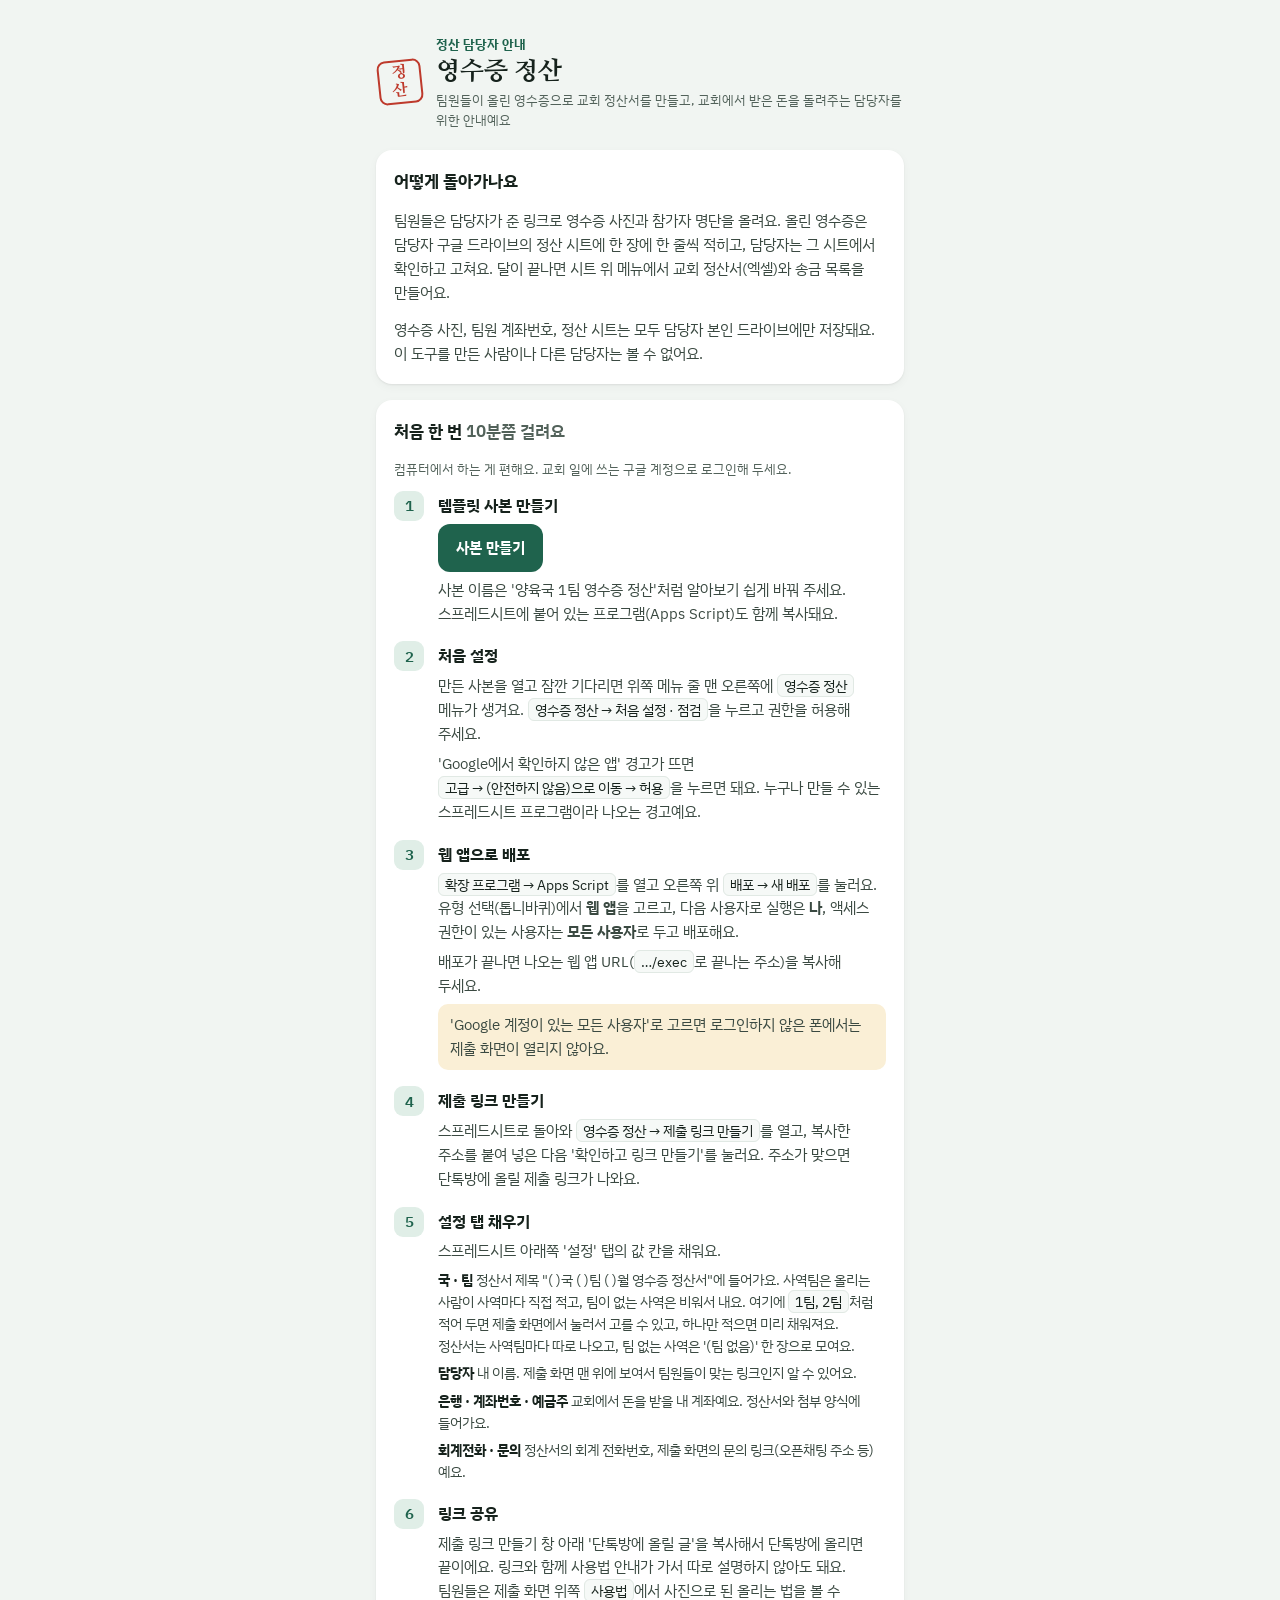
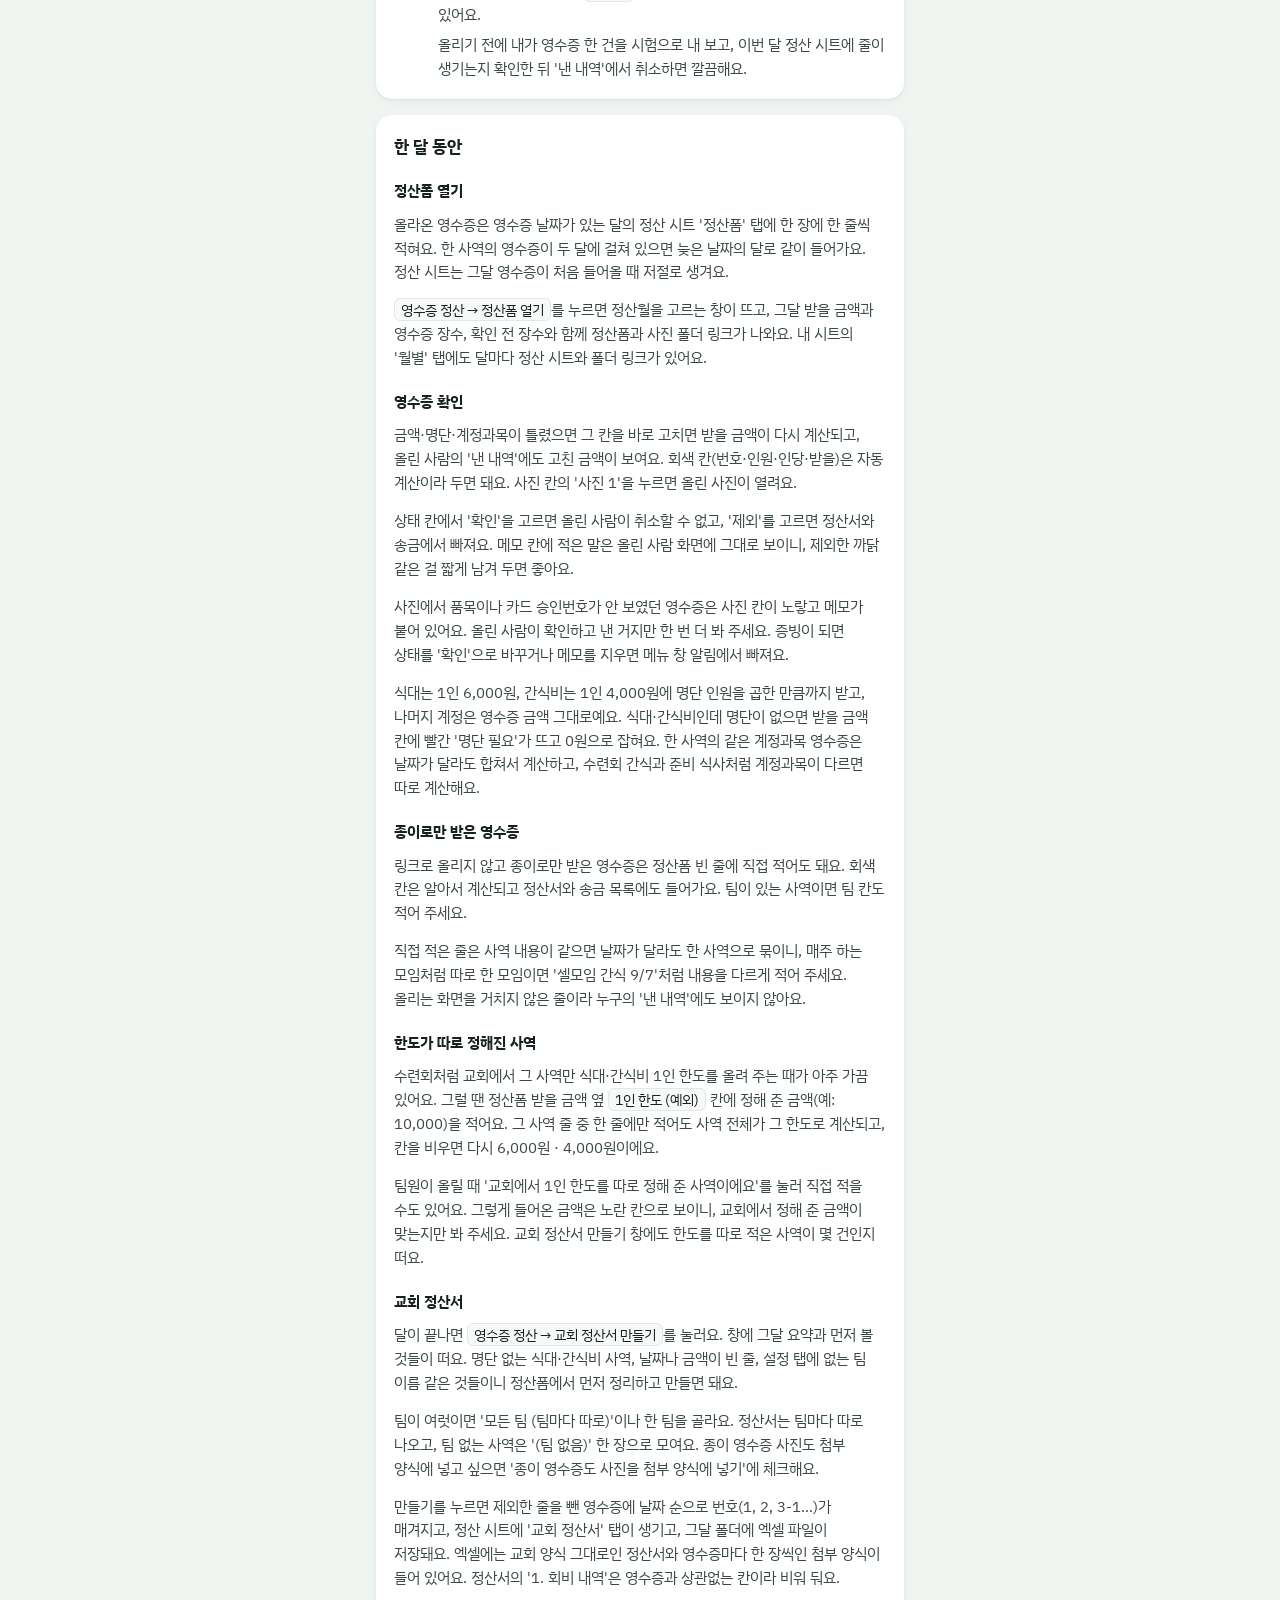
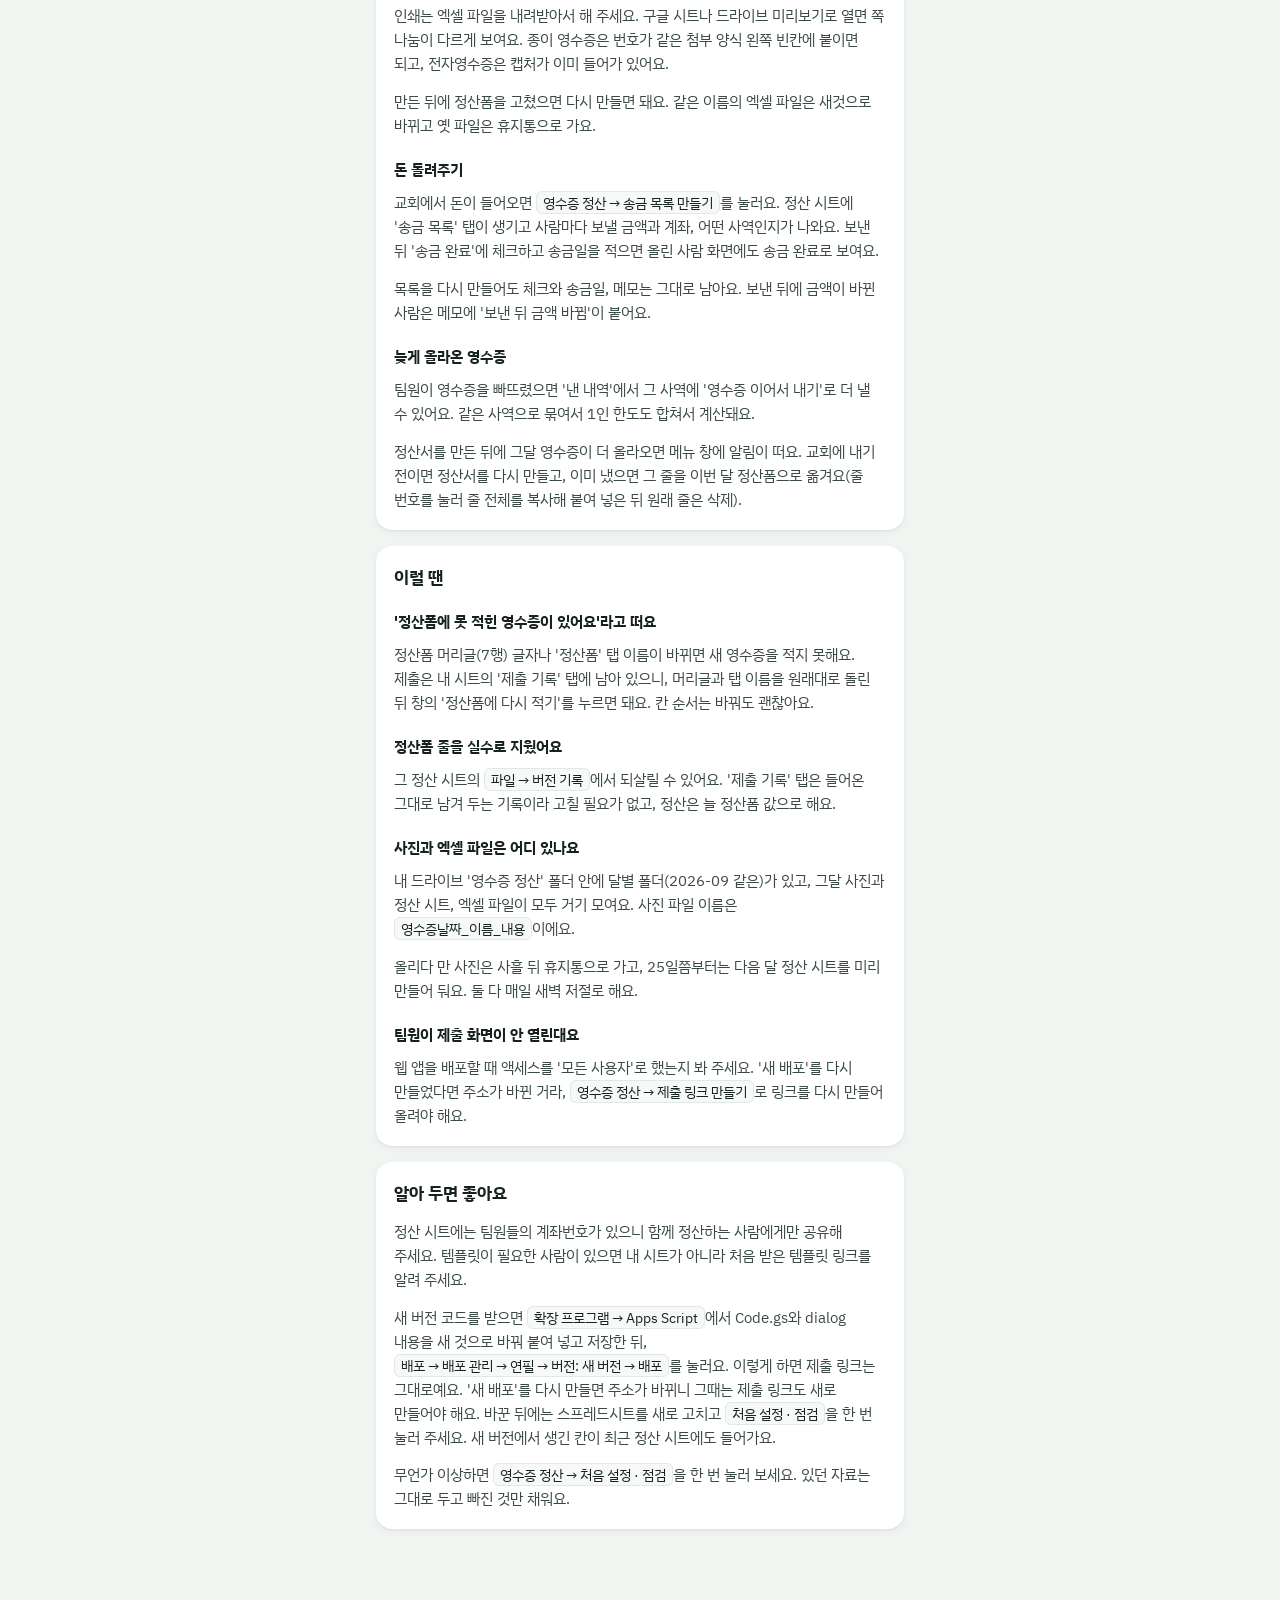
<file: settle/guide.html>
<!doctype html>
<html lang="ko">
<head>
<meta charset="utf-8">
<meta name="viewport" content="width=device-width, initial-scale=1, viewport-fit=cover">
<meta name="robots" content="noindex, nofollow">
<meta name="theme-color" content="#1F634D">
<title>영수증 정산 담당자 안내</title>
<meta property="og:title" content="영수증 정산 담당자 안내">
<meta property="og:description" content="영수증을 모아 교회 정산서를 내는 담당자가 처음 한 번 준비하고 달마다 쓰는 방법">
<link rel="preconnect" href="https://fonts.googleapis.com">
<link rel="preconnect" href="https://fonts.gstatic.com" crossorigin>
<link href="https://fonts.googleapis.com/css2?family=IBM+Plex+Mono:wght@500;600&family=IBM+Plex+Sans+KR:wght@400;500;600;700&family=Nanum+Myeongjo:wght@700;800&display=swap" rel="stylesheet">
<link rel="stylesheet" href="style.css">
<style>
  .hero { display: flex; flex-direction: column; gap: 10px; padding: 20px 2px 4px; }
  .card p { margin: 0; }
  .card h3 { margin: 6px 0 -4px; font-size: 15px; font-weight: 700; }
  .steps { list-style: none; margin: 0; padding: 0; display: flex; flex-direction: column; gap: 18px; counter-reset: s; }
  .steps > li { position: relative; padding-left: 44px; counter-increment: s; display: flex; flex-direction: column; gap: 6px; }
  .steps > li::before { content: counter(s); position: absolute; left: 0; top: -2px; width: 30px; height: 30px; border-radius: 9px; display: grid; place-items: center;
                        background: var(--ledger-soft); color: var(--ledger); font: 600 15px/1 var(--mono); }
  .steps b.t { font-size: 16px; }
  .steps p, .card .txt { font-size: 14.5px; color: var(--sub2); line-height: 1.65; }
  .path { display: inline; padding: 1px 6px; border-radius: 6px; background: var(--surface2); border: 1px solid var(--line2); color: var(--ink); font-size: 13.5px; white-space: nowrap; }
  .copy-link { display: inline-flex; align-items: center; justify-content: center; min-height: 48px; padding: 0 18px; border-radius: 12px; background: var(--ledger); color: var(--ledger-ink);
               font-size: 15px; font-weight: 700; text-decoration: none; align-self: flex-start; }
  .warnline { font-size: 13.5px; color: var(--amber); background: var(--amber-bg); border-radius: 10px; padding: 9px 12px; line-height: 1.55; }
  .fine { font-size: 13px; color: var(--sub); }
  .kv { margin: 0; padding: 0; list-style: none; display: flex; flex-direction: column; gap: 6px; font-size: 14px; color: var(--sub2); }
  .kv b { color: var(--ink); }
</style>
</head>
<body>
<div class="page narrow">

  <div class="hero">
    <div class="brand"><span class="seal" aria-hidden="true">정산</span>
      <div><p class="org">정산 담당자 안내</p><h1>영수증 정산</h1>
        <p class="tagline">팀원들이 올린 영수증으로 교회 정산서를 만들고, 교회에서 받은 돈을 돌려주는 담당자를 위한 안내예요</p></div></div>
  </div>

  <section class="card" aria-labelledby="h-how">
    <h2 id="h-how">어떻게 돌아가나요</h2>
    <p class="txt">팀원들은 담당자가 준 링크로 영수증 사진과 참가자 명단을 올려요. 올린 영수증은 담당자 구글 드라이브의 정산 시트에 한 장에 한 줄씩 적히고, 담당자는 그 시트에서 확인하고 고쳐요. 달이 끝나면 시트 위 메뉴에서 교회 정산서(엑셀)와 송금 목록을 만들어요.</p>
    <p class="txt">영수증 사진, 팀원 계좌번호, 정산 시트는 모두 담당자 본인 드라이브에만 저장돼요. 이 도구를 만든 사람이나 다른 담당자는 볼 수 없어요.</p>
  </section>

  <section class="card" aria-labelledby="h-first">
    <h2 id="h-first">처음 한 번<span class="n">10분쯤 걸려요</span></h2>
    <p class="fine">컴퓨터에서 하는 게 편해요. 교회 일에 쓰는 구글 계정으로 로그인해 두세요.</p>
    <ol class="steps">
      <li>
        <b class="t">템플릿 사본 만들기</b>
        <a class="copy-link" id="copy-btn" href="#" hidden target="_blank" rel="noopener">사본 만들기</a>
        <p id="copy-none">템플릿 링크는 이 안내를 보내 준 사람에게 받아 주세요. 링크를 열면 '사본 만들기' 화면이 떠요.</p>
        <p>사본 이름은 '양육국 1팀 영수증 정산'처럼 알아보기 쉽게 바꿔 주세요. 스프레드시트에 붙어 있는 프로그램(Apps Script)도 함께 복사돼요.</p>
      </li>
      <li>
        <b class="t">처음 설정</b>
        <p>만든 사본을 열고 잠깐 기다리면 위쪽 메뉴 줄 맨 오른쪽에 <span class="path">영수증 정산</span> 메뉴가 생겨요. <span class="path">영수증 정산 → 처음 설정 · 점검</span>을 누르고 권한을 허용해 주세요.</p>
        <p>'Google에서 확인하지 않은 앱' 경고가 뜨면 <span class="path">고급 → (안전하지 않음)으로 이동 → 허용</span>을 누르면 돼요. 누구나 만들 수 있는 스프레드시트 프로그램이라 나오는 경고예요.</p>
      </li>
      <li>
        <b class="t">웹 앱으로 배포</b>
        <p><span class="path">확장 프로그램 → Apps Script</span>를 열고 오른쪽 위 <span class="path">배포 → 새 배포</span>를 눌러요. 유형 선택(톱니바퀴)에서 <b>웹 앱</b>을 고르고, 다음 사용자로 실행은 <b>나</b>, 액세스 권한이 있는 사용자는 <b>모든 사용자</b>로 두고 배포해요.</p>
        <p>배포가 끝나면 나오는 웹 앱 URL(<span class="path">…/exec</span>로 끝나는 주소)을 복사해 두세요.</p>
        <p class="warnline">'Google 계정이 있는 모든 사용자'로 고르면 로그인하지 않은 폰에서는 제출 화면이 열리지 않아요.</p>
      </li>
      <li>
        <b class="t">제출 링크 만들기</b>
        <p>스프레드시트로 돌아와 <span class="path">영수증 정산 → 제출 링크 만들기</span>를 열고, 복사한 주소를 붙여 넣은 다음 '확인하고 링크 만들기'를 눌러요. 주소가 맞으면 단톡방에 올릴 제출 링크가 나와요.</p>
      </li>
      <li>
        <b class="t">설정 탭 채우기</b>
        <p>스프레드시트 아래쪽 '설정' 탭의 값 칸을 채워요.</p>
        <ul class="kv">
          <li><b>국 · 팀</b> 정산서 제목 "(  )국 (  )팀 (  )월 영수증 정산서"에 들어가요. 사역팀은 올리는 사람이 사역마다 직접 적고, 팀이 없는 사역은 비워서 내요. 여기에 <span class="path">1팀, 2팀</span>처럼 적어 두면 제출 화면에서 눌러서 고를 수 있고, 하나만 적으면 미리 채워져요. 정산서는 사역팀마다 따로 나오고, 팀 없는 사역은 '(팀 없음)' 한 장으로 모여요.</li>
          <li><b>담당자</b> 내 이름. 제출 화면 맨 위에 보여서 팀원들이 맞는 링크인지 알 수 있어요.</li>
          <li><b>은행 · 계좌번호 · 예금주</b> 교회에서 돈을 받을 내 계좌예요. 정산서와 첨부 양식에 들어가요.</li>
          <li><b>회계전화 · 문의</b> 정산서의 회계 전화번호, 제출 화면의 문의 링크(오픈채팅 주소 등)예요.</li>
        </ul>
      </li>
      <li>
        <b class="t">링크 공유</b>
        <p>제출 링크 만들기 창 아래 '단톡방에 올릴 글'을 복사해서 단톡방에 올리면 끝이에요. 링크와 함께 사용법 안내가 가서 따로 설명하지 않아도 돼요. 팀원들은 제출 화면 위쪽 <span class="path">사용법</span>에서 사진으로 된 올리는 법을 볼 수 있어요.</p>
        <p>올리기 전에 내가 영수증 한 건을 시험으로 내 보고, 이번 달 정산 시트에 줄이 생기는지 확인한 뒤 '낸 내역'에서 취소하면 깔끔해요.</p>
      </li>
    </ol>
  </section>

  <section class="card" aria-labelledby="h-month">
    <h2 id="h-month">한 달 동안</h2>
    <h3>정산폼 열기</h3>
    <p class="txt">올라온 영수증은 영수증 날짜가 있는 달의 정산 시트 '정산폼' 탭에 한 장에 한 줄씩 적혀요. 한 사역의 영수증이 두 달에 걸쳐 있으면 늦은 날짜의 달로 같이 들어가요. 정산 시트는 그달 영수증이 처음 들어올 때 저절로 생겨요.</p>
    <p class="txt"><span class="path">영수증 정산 → 정산폼 열기</span>를 누르면 정산월을 고르는 창이 뜨고, 그달 받을 금액과 영수증 장수, 확인 전 장수와 함께 정산폼과 사진 폴더 링크가 나와요. 내 시트의 '월별' 탭에도 달마다 정산 시트와 폴더 링크가 있어요.</p>
    <h3>영수증 확인</h3>
    <p class="txt">금액·명단·계정과목이 틀렸으면 그 칸을 바로 고치면 받을 금액이 다시 계산되고, 올린 사람의 '낸 내역'에도 고친 금액이 보여요. 회색 칸(번호·인원·인당·받을)은 자동 계산이라 두면 돼요. 사진 칸의 '사진 1'을 누르면 올린 사진이 열려요.</p>
    <p class="txt">상태 칸에서 '확인'을 고르면 올린 사람이 취소할 수 없고, '제외'를 고르면 정산서와 송금에서 빠져요. 메모 칸에 적은 말은 올린 사람 화면에 그대로 보이니, 제외한 까닭 같은 걸 짧게 남겨 두면 좋아요.</p>
    <p class="txt">사진에서 품목이나 카드 승인번호가 안 보였던 영수증은 사진 칸이 노랗고 메모가 붙어 있어요. 올린 사람이 확인하고 낸 거지만 한 번 더 봐 주세요. 증빙이 되면 상태를 '확인'으로 바꾸거나 메모를 지우면 메뉴 창 알림에서 빠져요.</p>
    <p class="txt">식대는 1인 6,000원, 간식비는 1인 4,000원에 명단 인원을 곱한 만큼까지 받고, 나머지 계정은 영수증 금액 그대로예요. 식대·간식비인데 명단이 없으면 받을 금액 칸에 빨간 '명단 필요'가 뜨고 0원으로 잡혀요. 한 사역의 같은 계정과목 영수증은 날짜가 달라도 합쳐서 계산하고, 수련회 간식과 준비 식사처럼 계정과목이 다르면 따로 계산해요.</p>
    <h3>종이로만 받은 영수증</h3>
    <p class="txt">링크로 올리지 않고 종이로만 받은 영수증은 정산폼 빈 줄에 직접 적어도 돼요. 회색 칸은 알아서 계산되고 정산서와 송금 목록에도 들어가요. 팀이 있는 사역이면 팀 칸도 적어 주세요.</p>
    <p class="txt">직접 적은 줄은 사역 내용이 같으면 날짜가 달라도 한 사역으로 묶이니, 매주 하는 모임처럼 따로 한 모임이면 '셀모임 간식 9/7'처럼 내용을 다르게 적어 주세요. 올리는 화면을 거치지 않은 줄이라 누구의 '낸 내역'에도 보이지 않아요.</p>
    <h3>한도가 따로 정해진 사역</h3>
    <p class="txt">수련회처럼 교회에서 그 사역만 식대·간식비 1인 한도를 올려 주는 때가 아주 가끔 있어요. 그럴 땐 정산폼 받을 금액 옆 <span class="path">1인 한도 (예외)</span> 칸에 정해 준 금액(예: 10,000)을 적어요. 그 사역 줄 중 한 줄에만 적어도 사역 전체가 그 한도로 계산되고, 칸을 비우면 다시 6,000원 · 4,000원이에요.</p>
    <p class="txt">팀원이 올릴 때 '교회에서 1인 한도를 따로 정해 준 사역이에요'를 눌러 직접 적을 수도 있어요. 그렇게 들어온 금액은 노란 칸으로 보이니, 교회에서 정해 준 금액이 맞는지만 봐 주세요. 교회 정산서 만들기 창에도 한도를 따로 적은 사역이 몇 건인지 떠요.</p>
    <h3>교회 정산서</h3>
    <p class="txt">달이 끝나면 <span class="path">영수증 정산 → 교회 정산서 만들기</span>를 눌러요. 창에 그달 요약과 먼저 볼 것들이 떠요. 명단 없는 식대·간식비 사역, 날짜나 금액이 빈 줄, 설정 탭에 없는 팀 이름 같은 것들이니 정산폼에서 먼저 정리하고 만들면 돼요.</p>
    <p class="txt">팀이 여럿이면 '모든 팀 (팀마다 따로)'이나 한 팀을 골라요. 정산서는 팀마다 따로 나오고, 팀 없는 사역은 '(팀 없음)' 한 장으로 모여요. 종이 영수증 사진도 첨부 양식에 넣고 싶으면 '종이 영수증도 사진을 첨부 양식에 넣기'에 체크해요.</p>
    <p class="txt">만들기를 누르면 제외한 줄을 뺀 영수증에 날짜 순으로 번호(1, 2, 3-1…)가 매겨지고, 정산 시트에 '교회 정산서' 탭이 생기고, 그달 폴더에 엑셀 파일이 저장돼요. 엑셀에는 교회 양식 그대로인 정산서와 영수증마다 한 장씩인 첨부 양식이 들어 있어요. 정산서의 '1. 회비 내역'은 영수증과 상관없는 칸이라 비워 둬요.</p>
    <p class="txt">인쇄는 엑셀 파일을 내려받아서 해 주세요. 구글 시트나 드라이브 미리보기로 열면 쪽 나눔이 다르게 보여요. 종이 영수증은 번호가 같은 첨부 양식 왼쪽 빈칸에 붙이면 되고, 전자영수증은 캡처가 이미 들어가 있어요.</p>
    <p class="txt">만든 뒤에 정산폼을 고쳤으면 다시 만들면 돼요. 같은 이름의 엑셀 파일은 새것으로 바뀌고 옛 파일은 휴지통으로 가요.</p>
    <h3>돈 돌려주기</h3>
    <p class="txt">교회에서 돈이 들어오면 <span class="path">영수증 정산 → 송금 목록 만들기</span>를 눌러요. 정산 시트에 '송금 목록' 탭이 생기고 사람마다 보낼 금액과 계좌, 어떤 사역인지가 나와요. 보낸 뒤 '송금 완료'에 체크하고 송금일을 적으면 올린 사람 화면에도 송금 완료로 보여요.</p>
    <p class="txt">목록을 다시 만들어도 체크와 송금일, 메모는 그대로 남아요. 보낸 뒤에 금액이 바뀐 사람은 메모에 '보낸 뒤 금액 바뀜'이 붙어요.</p>
    <h3>늦게 올라온 영수증</h3>
    <p class="txt">팀원이 영수증을 빠뜨렸으면 '낸 내역'에서 그 사역에 '영수증 이어서 내기'로 더 낼 수 있어요. 같은 사역으로 묶여서 1인 한도도 합쳐서 계산돼요.</p>
    <p class="txt">정산서를 만든 뒤에 그달 영수증이 더 올라오면 메뉴 창에 알림이 떠요. 교회에 내기 전이면 정산서를 다시 만들고, 이미 냈으면 그 줄을 이번 달 정산폼으로 옮겨요(줄 번호를 눌러 줄 전체를 복사해 붙여 넣은 뒤 원래 줄은 삭제).</p>
  </section>

  <section class="card" aria-labelledby="h-faq">
    <h2 id="h-faq">이럴 땐</h2>
    <h3>'정산폼에 못 적힌 영수증이 있어요'라고 떠요</h3>
    <p class="txt">정산폼 머리글(7행) 글자나 '정산폼' 탭 이름이 바뀌면 새 영수증을 적지 못해요. 제출은 내 시트의 '제출 기록' 탭에 남아 있으니, 머리글과 탭 이름을 원래대로 돌린 뒤 창의 '정산폼에 다시 적기'를 누르면 돼요. 칸 순서는 바꿔도 괜찮아요.</p>
    <h3>정산폼 줄을 실수로 지웠어요</h3>
    <p class="txt">그 정산 시트의 <span class="path">파일 → 버전 기록</span>에서 되살릴 수 있어요. '제출 기록' 탭은 들어온 그대로 남겨 두는 기록이라 고칠 필요가 없고, 정산은 늘 정산폼 값으로 해요.</p>
    <h3>사진과 엑셀 파일은 어디 있나요</h3>
    <p class="txt">내 드라이브 '영수증 정산' 폴더 안에 달별 폴더(2026-09 같은)가 있고, 그달 사진과 정산 시트, 엑셀 파일이 모두 거기 모여요. 사진 파일 이름은 <span class="path">영수증날짜_이름_내용</span>이에요.</p>
    <p class="txt">올리다 만 사진은 사흘 뒤 휴지통으로 가고, 25일쯤부터는 다음 달 정산 시트를 미리 만들어 둬요. 둘 다 매일 새벽 저절로 해요.</p>
    <h3>팀원이 제출 화면이 안 열린대요</h3>
    <p class="txt">웹 앱을 배포할 때 액세스를 '모든 사용자'로 했는지 봐 주세요. '새 배포'를 다시 만들었다면 주소가 바뀐 거라, <span class="path">영수증 정산 → 제출 링크 만들기</span>로 링크를 다시 만들어 올려야 해요.</p>
  </section>

  <section class="card" aria-labelledby="h-tips">
    <h2 id="h-tips">알아 두면 좋아요</h2>
    <p class="txt">정산 시트에는 팀원들의 계좌번호가 있으니 함께 정산하는 사람에게만 공유해 주세요. 템플릿이 필요한 사람이 있으면 내 시트가 아니라 처음 받은 템플릿 링크를 알려 주세요.</p>
    <p class="txt">새 버전 코드를 받으면 <span class="path">확장 프로그램 → Apps Script</span>에서 Code.gs와 dialog 내용을 새 것으로 바꿔 붙여 넣고 저장한 뒤, <span class="path">배포 → 배포 관리 → 연필 → 버전: 새 버전 → 배포</span>를 눌러요. 이렇게 하면 제출 링크는 그대로예요. '새 배포'를 다시 만들면 주소가 바뀌니 그때는 제출 링크도 새로 만들어야 해요. 바꾼 뒤에는 스프레드시트를 새로 고치고 <span class="path">처음 설정 · 점검</span>을 한 번 눌러 주세요. 새 버전에서 생긴 칸이 최근 정산 시트에도 들어가요.</p>
    <p class="txt">무언가 이상하면 <span class="path">영수증 정산 → 처음 설정 · 점검</span>을 한 번 눌러 보세요. 있던 자료는 그대로 두고 빠진 것만 채워요.</p>
  </section>

</div>
<script>
"use strict";
// ★ 템플릿 스프레드시트 주소(또는 ID)를 따옴표 안에 넣으면 '템플릿 사본 만들기' 버튼이 생겨요.
//   비워 두고 이 안내 주소 끝에 ?t=템플릿ID 를 붙여 보내도 돼요.
const 템플릿 = "https://docs.google.com/spreadsheets/d/1U5aZntOA3IbKjjUsk2PcpdYajkGO1NAZU8YoNKrXlNU/edit?usp=sharing";
(function () {
  function 아이디(v) {
    v = String(v || "").trim();
    const m = /\/d\/([A-Za-z0-9_-]{20,})/.exec(v);
    if (m) return m[1];
    return /^[A-Za-z0-9_-]{20,}$/.test(v) ? v : "";
  }
  let t = 아이디(템플릿);
  try { if (!t) t = 아이디(new URLSearchParams(location.search).get("t")); } catch (e) { }
  if (!t) return;
  const a = document.getElementById("copy-btn"), n = document.getElementById("copy-none");
  a.href = "https://docs.google.com/spreadsheets/d/" + t + "/copy";
  a.hidden = false;
  if (n) n.hidden = true;
})();
</script>
</body>
</html>
</file>
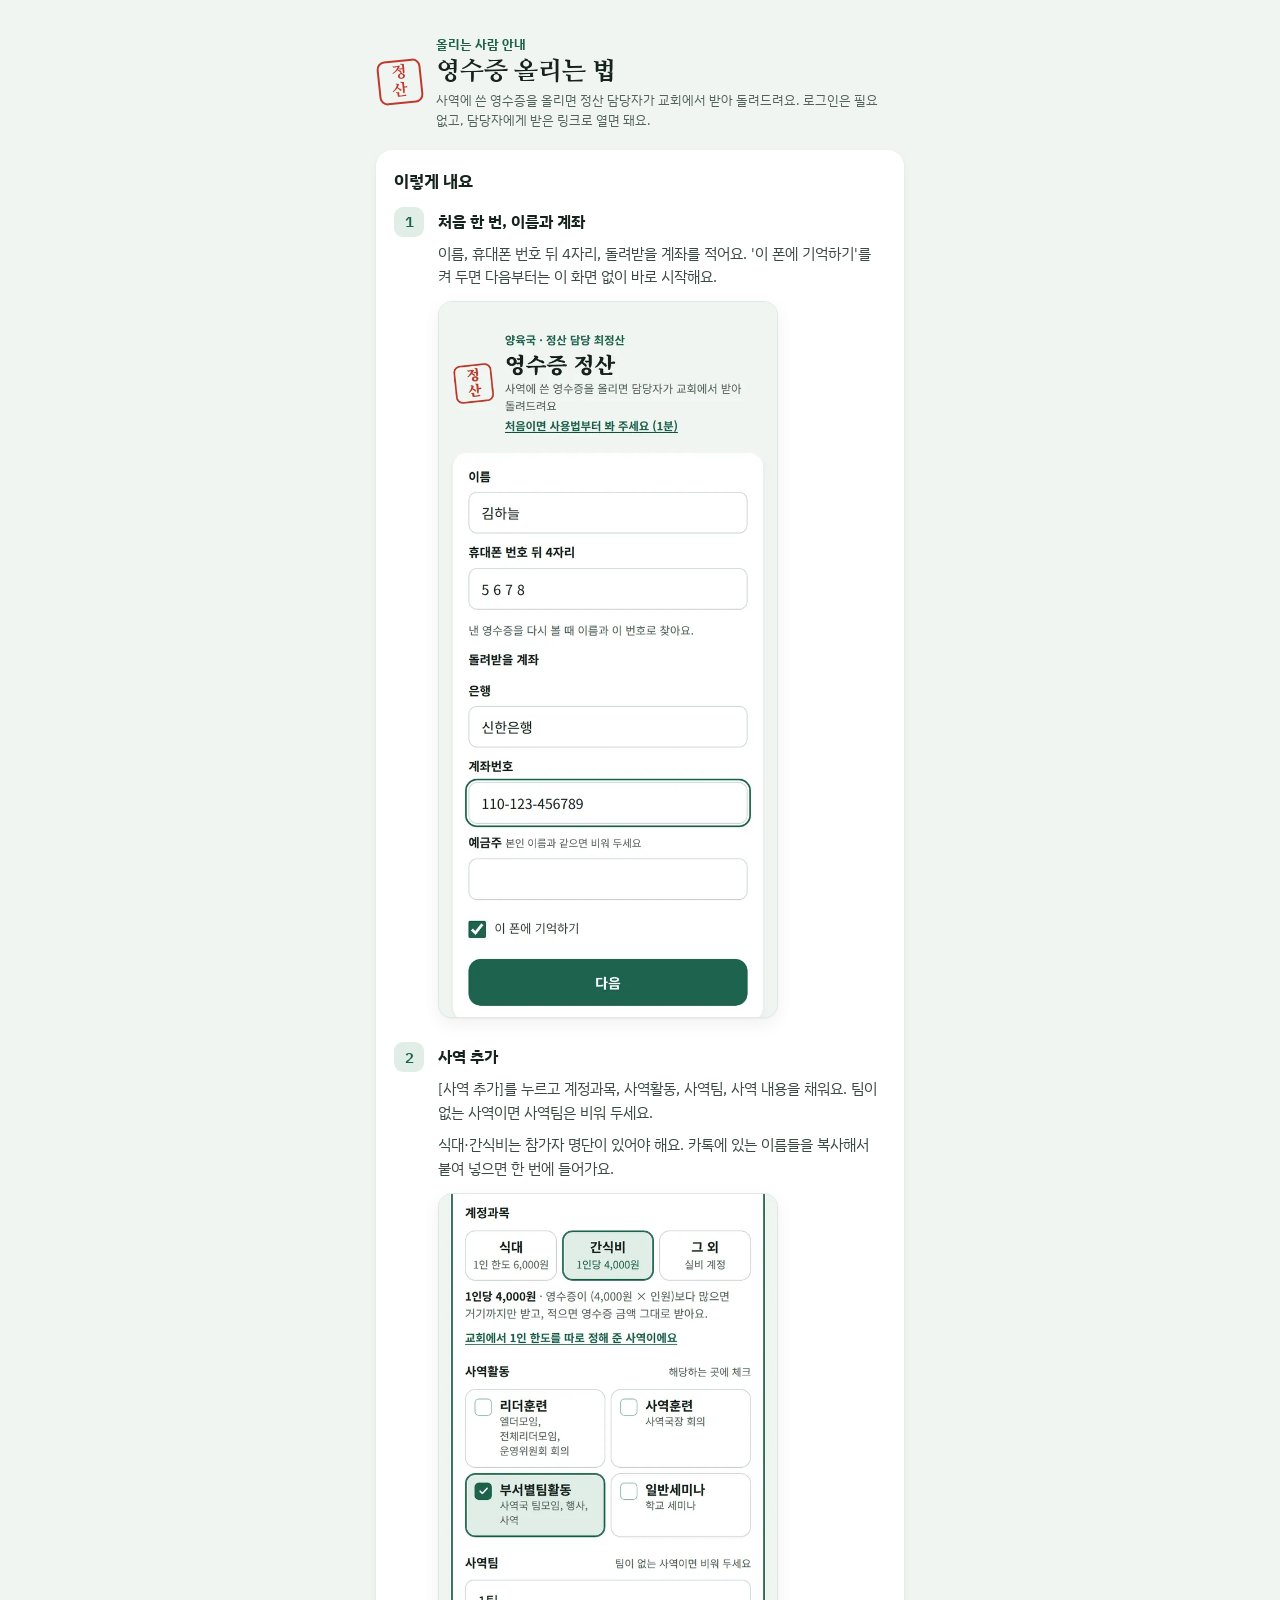
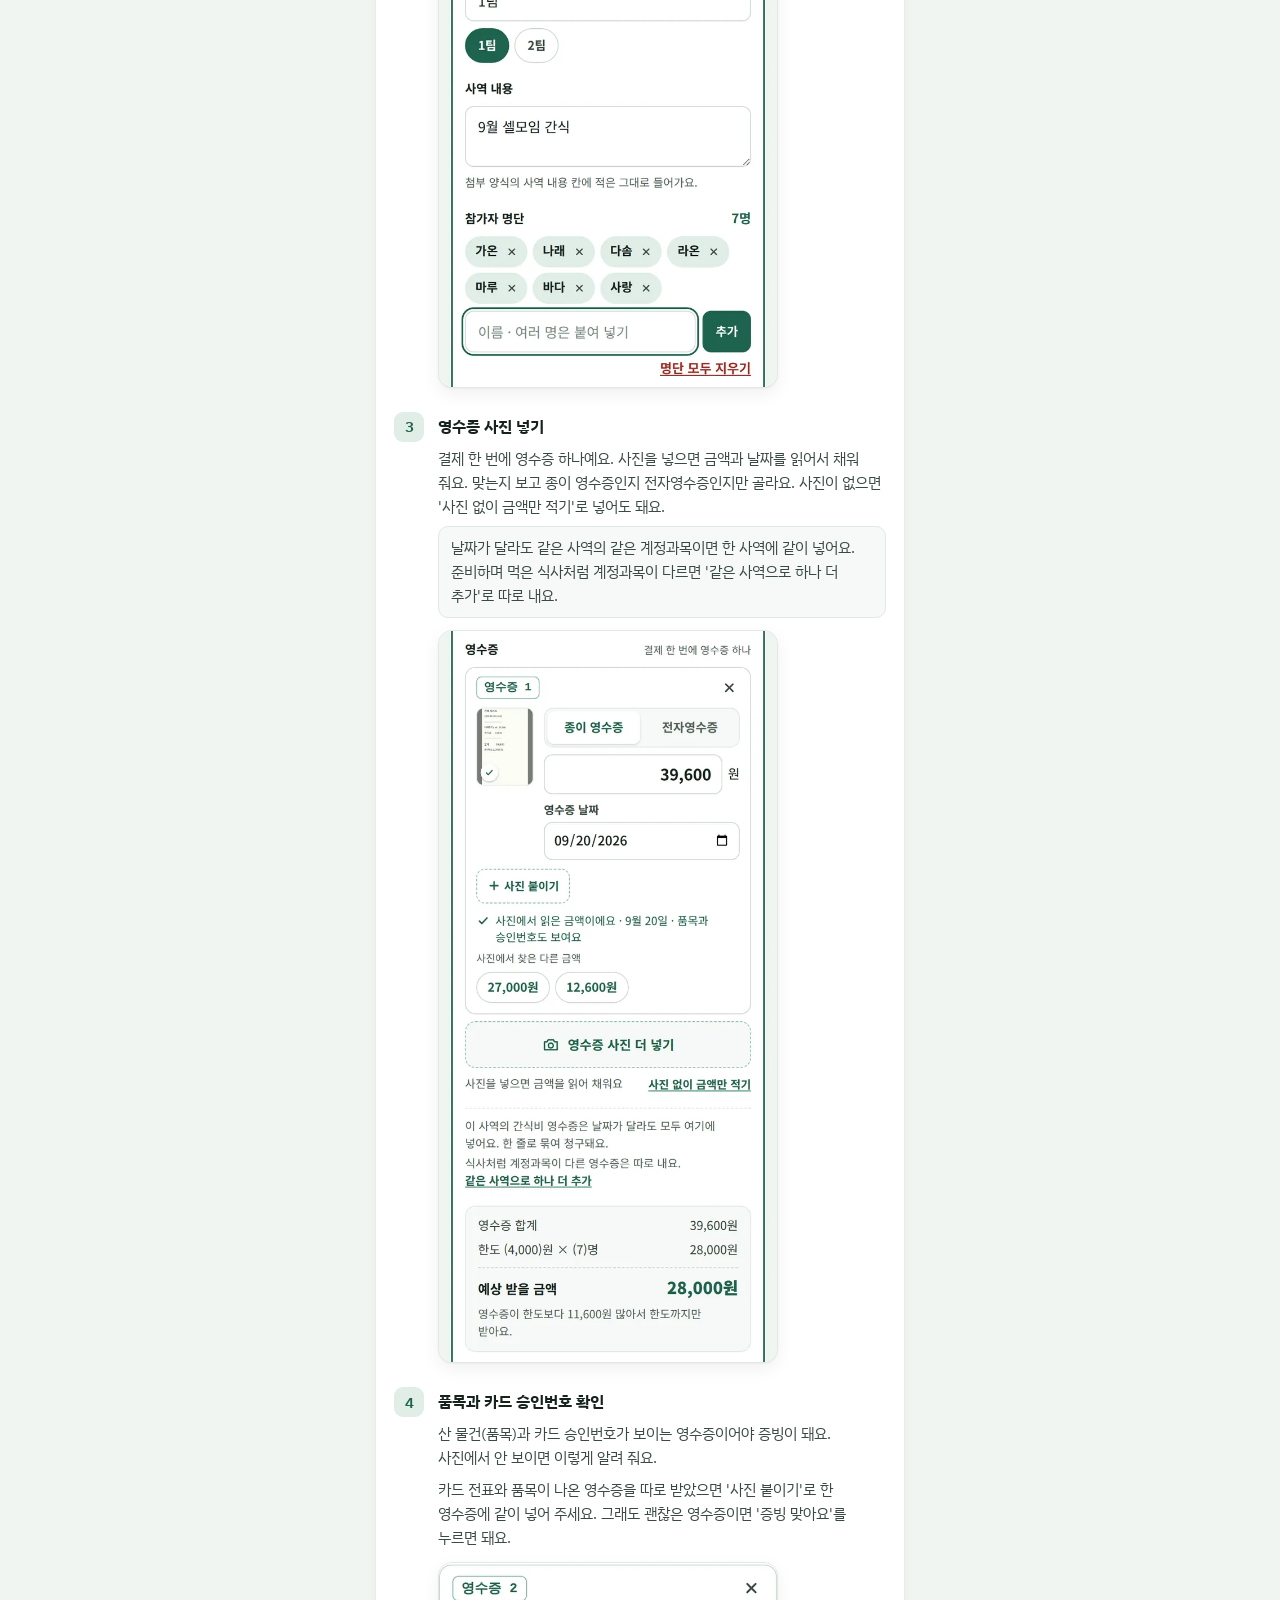
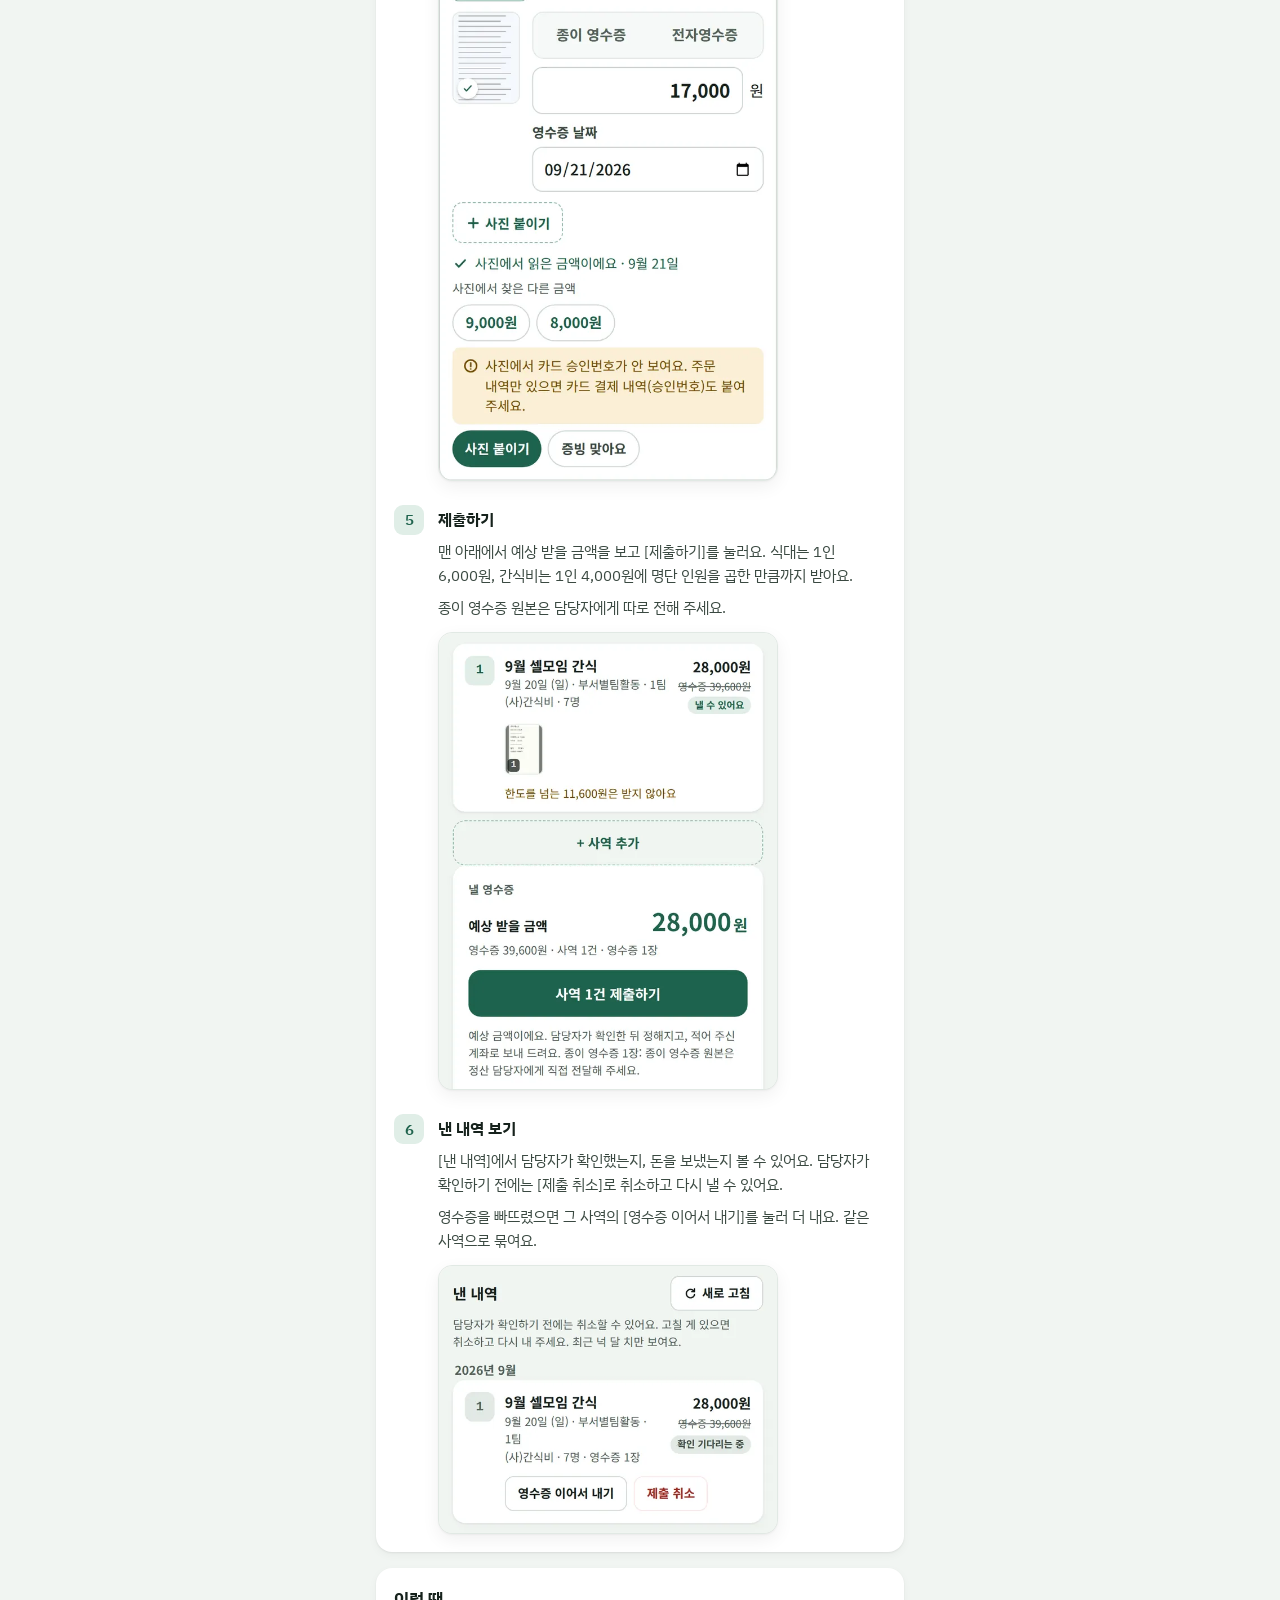
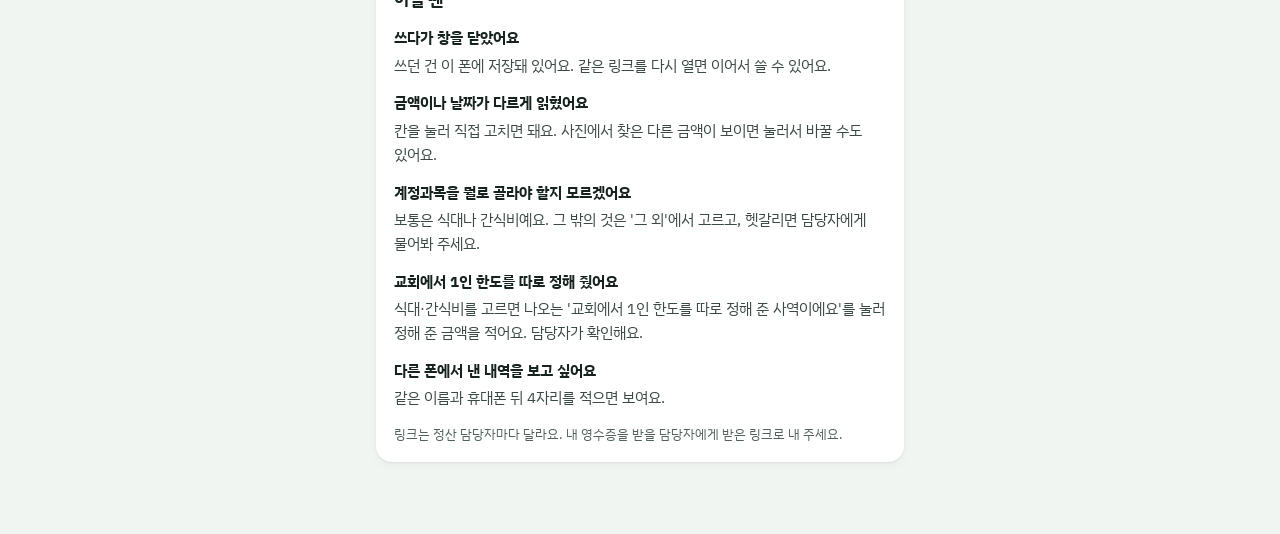
<file: settle/help.html>
<!doctype html>
<html lang="ko">
<head>
<meta charset="utf-8">
<meta name="viewport" content="width=device-width, initial-scale=1, viewport-fit=cover">
<meta name="robots" content="noindex, nofollow">
<meta name="theme-color" content="#1F634D">
<title>영수증 올리는 법</title>
<meta property="og:title" content="영수증 올리는 법">
<meta property="og:description" content="사역에 쓴 영수증을 사진으로 올리고, 낸 내역을 확인하는 방법">
<link rel="preconnect" href="https://fonts.googleapis.com">
<link rel="preconnect" href="https://fonts.gstatic.com" crossorigin>
<link href="https://fonts.googleapis.com/css2?family=IBM+Plex+Mono:wght@500;600&family=IBM+Plex+Sans+KR:wght@400;500;600;700&family=Nanum+Myeongjo:wght@700;800&display=swap" rel="stylesheet">
<link rel="stylesheet" href="style.css">
<style>
  .hero { display: flex; flex-direction: column; gap: 12px; padding: 20px 2px 4px; }
  .card p { margin: 0; }
  .steps { list-style: none; margin: 0; padding: 0; display: flex; flex-direction: column; gap: 26px; counter-reset: s; }
  .steps > li { position: relative; padding-left: 44px; counter-increment: s; display: flex; flex-direction: column; gap: 8px; }
  .steps > li::before { content: counter(s); position: absolute; left: 0; top: -2px; width: 30px; height: 30px; border-radius: 9px; display: grid; place-items: center;
                        background: var(--ledger-soft); color: var(--ledger); font: 600 15px/1 var(--mono); }
  .steps b.t { font-size: 16px; }
  .steps p, .card .txt { font-size: 14.5px; color: var(--sub2); line-height: 1.65; }
  .shot { display: block; width: 100%; max-width: 340px; height: auto; margin-top: 4px; border-radius: 14px; border: 1px solid var(--line2); background: var(--surface2);
          box-shadow: 0 1px 2px rgba(0,0,0,.04), 0 6px 18px rgba(0,0,0,.06); }
  @media (max-width: 420px) { .steps > li { padding-left: 0; padding-top: 38px; } .steps > li::before { top: 0; } .shot { max-width: 100%; } }
  .go { display: inline-flex; align-items: center; justify-content: center; min-height: 48px; padding: 0 20px; border-radius: 12px; background: var(--ledger); color: var(--ledger-ink);
         font-size: 15px; font-weight: 700; text-decoration: none; align-self: flex-start; }
  .tip { font-size: 13.5px; color: var(--sub2); background: var(--surface2); border: 1px solid var(--line2); border-radius: 10px; padding: 9px 12px; line-height: 1.6; }
  .qa { margin: 0; display: flex; flex-direction: column; gap: 14px; }
  .qa dt { font-size: 15px; font-weight: 700; color: var(--ink); }
  .qa dd { margin: 4px 0 0; font-size: 14.5px; color: var(--sub2); line-height: 1.65; }
  .fine { font-size: 13px; color: var(--sub); }
</style>
</head>
<body>
<div class="page narrow">

  <div class="hero">
    <div class="brand"><span class="seal" aria-hidden="true">정산</span>
      <div><p class="org">올리는 사람 안내</p><h1>영수증 올리는 법</h1>
        <p class="tagline">사역에 쓴 영수증을 올리면 정산 담당자가 교회에서 받아 돌려드려요. 로그인은 필요 없고, 담당자에게 받은 링크로 열면 돼요.</p></div></div>
    <a class="go" id="go" href="./" hidden>영수증 올리러 가기</a>
  </div>

  <section class="card" aria-labelledby="h-steps">
    <h2 id="h-steps">이렇게 내요</h2>
    <ol class="steps">
      <li>
        <b class="t">처음 한 번, 이름과 계좌</b>
        <p>이름, 휴대폰 번호 뒤 4자리, 돌려받을 계좌를 적어요. '이 폰에 기억하기'를 켜 두면 다음부터는 이 화면 없이 바로 시작해요.</p>
        <img class="shot" src="[data-uri]" width="300" height="634" alt="처음 화면: 이름, 휴대폰 번호 뒤 4자리, 은행과 계좌번호를 적는 칸">
      </li>
      <li>
        <b class="t">사역 추가</b>
        <p>[사역 추가]를 누르고 계정과목, 사역활동, 사역팀, 사역 내용을 채워요. 팀이 없는 사역이면 사역팀은 비워 두세요.</p>
        <p>식대·간식비는 참가자 명단이 있어야 해요. 카톡에 있는 이름들을 복사해서 붙여 넣으면 한 번에 들어가요.</p>
        <img class="shot" src="[data-uri]" width="300" height="704" alt="사역 칸: 계정과목으로 간식비, 사역활동, 사역팀, 사역 내용, 참가자 명단 일곱 명">
      </li>
      <li>
        <b class="t">영수증 사진 넣기</b>
        <p>결제 한 번에 영수증 하나예요. 사진을 넣으면 금액과 날짜를 읽어서 채워 줘요. 맞는지 보고 종이 영수증인지 전자영수증인지만 골라요. 사진이 없으면 '사진 없이 금액만 적기'로 넣어도 돼요.</p>
        <p class="tip">날짜가 달라도 같은 사역의 같은 계정과목이면 한 사역에 같이 넣어요. 준비하며 먹은 식사처럼 계정과목이 다르면 '같은 사역으로 하나 더 추가'로 따로 내요.</p>
        <img class="shot" src="[data-uri]" width="300" height="649" alt="영수증 칸: 사진에서 읽은 금액 39,600원과 날짜, 한도 계산으로 예상 받을 금액 28,000원">
      </li>
      <li>
        <b class="t">품목과 카드 승인번호 확인</b>
        <p>산 물건(품목)과 카드 승인번호가 보이는 영수증이어야 증빙이 돼요. 사진에서 안 보이면 이렇게 알려 줘요.</p>
        <p>카드 전표와 품목이 나온 영수증을 따로 받았으면 '사진 붙이기'로 한 영수증에 같이 넣어 주세요. 그래도 괜찮은 영수증이면 '증빙 맞아요'를 누르면 돼요.</p>
        <img class="shot" src="[data-uri]" width="300" height="459" alt="주문 내역 캡처에 카드 승인번호가 안 보인다는 알림과 사진 붙이기, 증빙 맞아요 버튼">
      </li>
      <li>
        <b class="t">제출하기</b>
        <p>맨 아래에서 예상 받을 금액을 보고 [제출하기]를 눌러요. 식대는 1인 6,000원, 간식비는 1인 4,000원에 명단 인원을 곱한 만큼까지 받아요.</p>
        <p>종이 영수증 원본은 담당자에게 따로 전해 주세요.</p>
        <img class="shot" src="[data-uri]" width="300" height="405" alt="제출 칸: 예상 받을 금액 28,000원과 제출하기 버튼">
      </li>
      <li>
        <b class="t">낸 내역 보기</b>
        <p>[낸 내역]에서 담당자가 확인했는지, 돈을 보냈는지 볼 수 있어요. 담당자가 확인하기 전에는 [제출 취소]로 취소하고 다시 낼 수 있어요.</p>
        <p>영수증을 빠뜨렸으면 그 사역의 [영수증 이어서 내기]를 눌러 더 내요. 같은 사역으로 묶여요.</p>
        <img class="shot" src="[data-uri]" width="300" height="237" alt="낸 내역: 확인 기다리는 중인 사역과 영수증 이어서 내기, 제출 취소 버튼">
      </li>
    </ol>
  </section>

  <section class="card" aria-labelledby="h-qa">
    <h2 id="h-qa">이럴 땐</h2>
    <dl class="qa">
      <div><dt>쓰다가 창을 닫았어요</dt><dd>쓰던 건 이 폰에 저장돼 있어요. 같은 링크를 다시 열면 이어서 쓸 수 있어요.</dd></div>
      <div><dt>금액이나 날짜가 다르게 읽혔어요</dt><dd>칸을 눌러 직접 고치면 돼요. 사진에서 찾은 다른 금액이 보이면 눌러서 바꿀 수도 있어요.</dd></div>
      <div><dt>계정과목을 뭘로 골라야 할지 모르겠어요</dt><dd>보통은 식대나 간식비예요. 그 밖의 것은 '그 외'에서 고르고, 헷갈리면 담당자에게 물어봐 주세요.</dd></div>
      <div><dt>교회에서 1인 한도를 따로 정해 줬어요</dt><dd>식대·간식비를 고르면 나오는 '교회에서 1인 한도를 따로 정해 준 사역이에요'를 눌러 정해 준 금액을 적어요. 담당자가 확인해요.</dd></div>
      <div><dt>다른 폰에서 낸 내역을 보고 싶어요</dt><dd>같은 이름과 휴대폰 뒤 4자리를 적으면 보여요.</dd></div>
    </dl>
    <p class="fine">링크는 정산 담당자마다 달라요. 내 영수증을 받을 담당자에게 받은 링크로 내 주세요.</p>
  </section>

</div>
<script>
"use strict";
// 제출 화면에서 열었으면(링크 끝 ?s=…) 그 제출 화면으로 돌아가는 버튼
(function () {
  let s = "";
  try { s = new URLSearchParams(location.search).get("s") || ""; } catch (e) { }
  if (!/^[A-Za-z0-9_-]{20,120}$/.test(s)) return;
  const a = document.getElementById("go");
  a.href = "./?s=" + encodeURIComponent(s);
  a.hidden = false;
})();
</script>
</body>
</html>
</file>
<file: settle/style.css>
/* 영수증 정산 — 제출 화면 · 관리자 화면 공통 */
:root {
  color-scheme: light;
  --paper: #F1F5F2; --surface: #FFFFFF; --surface2: #F6F9F7;
  --ink: #16221C; --sub: #52625A; --sub2: #3A4941;
  --line: #CDD8D1; --line2: #E1E9E4;
  --ledger: #1F634D; --ledger-ink: #FFFFFF; --ledger-soft: #E0EEE7; --ledger-line: #93BFAE;
  --seal: #BE3A2C;
  --amber-bg: #FAEFD6; --amber: #744E00; --red-bg: #FBE6E3; --red: #9E2B23; --blue-bg: #E4EEF7; --blue: #1D4E7A;
  --shadow: 0 1px 2px rgba(22,34,28,.07), 0 3px 10px rgba(22,34,28,.04);
  --form-paper: #FFFFFF; --form-ink: #151515; --form-line: #3A3A3A; --form-fill: #F1F1F1; --form-sub: #8A8A8A;
  --sans: "IBM Plex Sans KR", "Apple SD Gothic Neo", "Malgun Gothic", "Noto Sans KR", "Noto Sans CJK KR", sans-serif;
  --serif: "Nanum Myeongjo", "Noto Serif KR", "AppleMyungjo", "Noto Serif CJK KR", serif;
  --mono: "IBM Plex Mono", ui-monospace, "SFMono-Regular", Menlo, Consolas, monospace;
}
@media (prefers-color-scheme: dark) {
  :root {
    color-scheme: dark;
    --paper: #0E1411; --surface: #161F1A; --surface2: #1C2620;
    --ink: #E3ECE7; --sub: #9AAEA4; --sub2: #BDCBC3;
    --line: #2E3C35; --line2: #232E28;
    --ledger: #6CC3A1; --ledger-ink: #0A1914; --ledger-soft: #1A2F27; --ledger-line: #2F5B4B;
    --seal: #E26A5C;
    --amber-bg: #33270D; --amber: #F2C66E; --red-bg: #3A1A17; --red: #F29B91; --blue-bg: #14263A; --blue: #9CC7EE;
    --shadow: 0 1px 2px rgba(0,0,0,.4);
    --form-paper: #FBFBF8; --form-fill: #ECECE8;
  }
}

* { box-sizing: border-box; }
html { -webkit-text-size-adjust: 100%; }
body { margin: 0; background: var(--paper); color: var(--ink); font-family: var(--sans); font-size: 15px; line-height: 1.55; word-break: keep-all; overflow-wrap: anywhere; }
button, input, select, textarea { font-family: inherit; }
button { -webkit-tap-highlight-color: transparent; cursor: pointer; }
:focus-visible { outline: 2px solid var(--ledger); outline-offset: 2px; }
[hidden] { display: none !important; }
.sr { position: absolute !important; width: 1px; height: 1px; overflow: hidden; clip: rect(0 0 0 0); white-space: nowrap; }
.num { font-variant-numeric: tabular-nums; }
.page { max-width: 760px; margin: 0 auto; padding-inline: 16px; padding-block: max(14px, env(safe-area-inset-top)) max(72px, env(safe-area-inset-bottom)); display: flex; flex-direction: column; gap: 16px; }
.page.narrow { max-width: 560px; }

/* 머리 */
.top { display: flex; align-items: center; justify-content: space-between; gap: 12px 16px; flex-wrap: wrap; padding-top: 6px; }
.top-acts { display: flex; gap: 8px; flex-wrap: wrap; }
.brand { display: flex; align-items: center; gap: 14px; min-width: 0; }
.seal { flex-shrink: 0; width: 44px; height: 44px; display: grid; place-items: center; border: 2px solid var(--seal); border-radius: 8px; color: var(--seal);
        font: 800 16px/1 var(--serif); writing-mode: vertical-rl; letter-spacing: 2px; transform: rotate(-6deg); }
.seal.sm { width: 34px; height: 34px; font-size: 13px; border-width: 1.5px; border-radius: 6px; }
h1 { margin: 0; font: 800 25px/1.2 var(--serif); letter-spacing: -.01em; text-wrap: balance; }
h1.sm { font-size: 20px; }
.org { margin: 0 0 3px; font-size: 13px; font-weight: 700; color: var(--ledger); }
.org.sm { margin: 2px 0 0; font-size: 12px; font-weight: 600; color: var(--sub); }
.tagline { margin: 3px 0 0; font-size: 13px; color: var(--sub); }
h2 { margin: 0; font-size: 17px; font-weight: 700; }
h2 .n { color: var(--sub); font-weight: 600; margin-left: 4px; }
.pill { display: inline-flex; align-items: center; gap: 6px; min-height: 40px; padding: 0 14px; border-radius: 20px; border: 1px solid var(--line); background: var(--surface);
        color: var(--ink); font-size: 14px; font-weight: 700; text-decoration: none; white-space: nowrap; }
.setup { margin: 0; padding: 10px 12px; border-radius: 10px; background: var(--red-bg); color: var(--red); font-size: 13px; line-height: 1.5; }

/* 버튼 · 입력 */
.btn { display: flex; align-items: center; justify-content: center; gap: 8px; width: 100%; min-height: 54px; padding: 0 16px; border: 0; border-radius: 14px;
       background: var(--ledger); color: var(--ledger-ink); font-size: 16px; font-weight: 700; text-align: center; text-decoration: none; }
.btn[disabled] { background: var(--line2); color: var(--sub2); cursor: default; font-size: 15px; }
.btn.busy[disabled] { background: var(--ledger); color: var(--ledger-ink); opacity: .85; }
.btn.ghost { min-height: 48px; background: var(--surface); box-shadow: inset 0 0 0 1.5px var(--line); color: var(--ink); font-size: 15px; }
.btn.danger { min-height: 48px; background: var(--surface); box-shadow: inset 0 0 0 1.5px var(--red-bg); color: var(--red); font-size: 15px; }
.btn.danger.sure { background: var(--red); color: #fff; box-shadow: none; }
.btn-sm { display: inline-flex; align-items: center; justify-content: center; gap: 6px; min-height: 40px; padding: 0 14px; border-radius: 10px; border: 1px solid var(--line);
          background: var(--surface); color: var(--ink); font-size: 14px; font-weight: 700; white-space: nowrap; text-decoration: none; }
.btn-sm.fill { background: var(--ledger); border-color: var(--ledger); color: var(--ledger-ink); }
.btn-sm.warn { border-color: var(--red-bg); color: var(--red); }
.btn-sm[disabled] { opacity: .55; cursor: default; }
.linkbtn { display: inline; padding: 0; border: 0; background: none; color: var(--ledger); font-size: inherit; font-weight: 700; text-decoration: underline; text-underline-offset: 2px; }
.linkbtn.red { color: var(--red); }
.fld { display: flex; flex-direction: column; gap: 6px; min-width: 0; }
.fld > span:first-child, .lbl { font-size: 14px; font-weight: 700; }
.fld small { font-size: 12px; color: var(--sub); font-weight: 400; }
.inp { width: 100%; height: 48px; padding: 0 14px; border: 1px solid var(--line); border-radius: 10px; background: var(--surface); color: var(--ink); font-size: 16px; }
textarea.inp { height: auto; min-height: 84px; padding: 10px 14px; line-height: 1.5; resize: vertical; }
.inp::placeholder { color: #7B8A82; }
.inp.digits { letter-spacing: .3em; }
.suffix { display: flex; align-items: center; gap: 8px; }
.suffix .inp { flex: 1; min-width: 0; }
.suffix b { font-weight: 600; color: var(--sub2); }
.grid2 { display: grid; grid-template-columns: repeat(2, minmax(0, 1fr)); gap: 12px; }
.grid2 .wide { grid-column: 1 / -1; }
@media (max-width: 479px) { .grid2 { grid-template-columns: minmax(0, 1fr); } }
.check { display: flex; align-items: center; gap: 10px; min-height: 40px; font-size: 14px; color: var(--sub2); }
.check input { width: 20px; height: 20px; margin: 0; accent-color: var(--ledger); flex-shrink: 0; }
.foot { margin: 0; font-size: 13px; line-height: 1.55; color: var(--sub); }
.note { margin: 0; font-size: 13px; line-height: 1.55; color: var(--sub); }
.note.warn { color: var(--amber); }
.spin { width: 18px; height: 18px; flex-shrink: 0; border: 2.5px solid currentColor; border-right-color: transparent; border-radius: 50%; animation: spin .8s linear infinite; }
.spin.sm { width: 14px; height: 14px; border-width: 2px; }
@keyframes spin { to { transform: rotate(360deg); } }
@media (prefers-reduced-motion: reduce) { .spin { animation-duration: 2.4s; } }
.box { margin: 0; display: flex; align-items: flex-start; gap: 8px; padding: 10px 12px; border-radius: 10px; font-size: 13.5px; line-height: 1.5; }
.box svg { flex-shrink: 0; margin-top: 2px; }
.box.bad { background: var(--red-bg); color: var(--red); }
.box.warn { background: var(--amber-bg); color: var(--amber); }
.box.info { background: var(--ledger-soft); color: var(--sub2); }
.card { background: var(--surface); border-radius: 16px; box-shadow: var(--shadow); padding: 18px; display: flex; flex-direction: column; gap: 14px; }

/* 탭 */
.tabs { display: inline-grid; grid-auto-flow: column; gap: 4px; padding: 4px; border-radius: 12px; background: var(--line2); max-width: 100%; overflow-x: auto; }
.tabs button { min-height: 40px; padding: 0 14px; border: 0; border-radius: 9px; background: transparent; color: var(--sub2); font-size: 14px; font-weight: 700; white-space: nowrap; }
.tabs button[aria-pressed="true"] { background: var(--surface); color: var(--ink); box-shadow: 0 1px 2px rgba(0,0,0,.12); }
.tabs .cnt { margin-left: 4px; padding: 0 6px; border-radius: 8px; background: var(--ledger-soft); color: var(--ledger); font-size: 12px; }
.tabs.wide { display: grid; grid-auto-columns: minmax(0, 1fr); width: 100%; }

/* 요약 (영수증 띠) */
.summary { position: relative; background: var(--surface); border-radius: 16px 16px 0 0; box-shadow: var(--shadow); padding: 18px 18px 20px; display: flex; flex-direction: column; gap: 12px; margin-bottom: 6px; }
.summary::after { content: ""; position: absolute; left: 0; right: 0; bottom: -7px; height: 8px; background: var(--surface);
  -webkit-mask: url("data:image/svg+xml,%3Csvg xmlns='http://www.w3.org/2000/svg' width='12' height='8'%3E%3Cpath d='M0 0h12L6 8z'/%3E%3C/svg%3E") 0 0 / 12px 8px repeat-x;
          mask: url("data:image/svg+xml,%3Csvg xmlns='http://www.w3.org/2000/svg' width='12' height='8'%3E%3Cpath d='M0 0h12L6 8z'/%3E%3C/svg%3E") 0 0 / 12px 8px repeat-x; }
.eyebrow { margin: 0; font-size: 13px; font-weight: 600; color: var(--sub); letter-spacing: .02em; }
.big { display: flex; align-items: baseline; justify-content: space-between; gap: 12px; flex-wrap: wrap; }
.big span { font-size: 15px; font-weight: 700; }
.big b { font-size: 34px; line-height: 1.1; font-weight: 700; color: var(--ledger); font-variant-numeric: tabular-nums; }
.big b small { font-size: 18px; margin-left: 2px; }
.big.mid b { font-size: 28px; }
.meta { margin: -6px 0 0; font-size: 13px; color: var(--sub); font-variant-numeric: tabular-nums; }
.acct { list-style: none; margin: 0; padding: 12px 0 0; border-top: 1px dashed var(--line); display: flex; flex-direction: column; gap: 6px; font-size: 14px; }
.acct li { display: flex; align-items: baseline; gap: 6px; color: var(--sub2); }
.acct .lead { flex: 1; min-width: 12px; border-bottom: 1.5px dotted var(--line); transform: translateY(-4px); }
.acct .n { font-variant-numeric: tabular-nums; font-weight: 600; color: var(--ink); white-space: nowrap; }

/* 사역 카드 */
.list-head { display: flex; align-items: center; justify-content: space-between; gap: 12px; }
.items { display: flex; flex-direction: column; gap: 10px; }
.empty { margin: 0; padding: 22px 16px; border-radius: 14px; border: 1.5px dashed var(--line); text-align: center; color: var(--sub); font-size: 14px; }
.item { background: var(--surface); border-radius: 14px; box-shadow: var(--shadow); scroll-margin-top: 12px; }
.item.open { box-shadow: 0 0 0 2px var(--ledger), var(--shadow); }
.item.dim { opacity: .62; }
.head-btn { display: grid; grid-template-columns: auto minmax(0, 1fr) auto; align-items: start; gap: 12px; width: 100%; padding: 14px 14px 12px; border: 0; border-radius: 14px;
            background: none; color: inherit; text-align: left; font-size: 15px; }
.no { display: grid; place-items: center; min-width: 34px; height: 34px; padding: 0 6px; border-radius: 9px; background: var(--ledger-soft); color: var(--ledger); font: 600 15px/1 var(--mono); }
.no.off { background: var(--line2); color: var(--sub); }
.head-main { display: flex; flex-direction: column; gap: 1px; min-width: 0; }
.head-main .t { font-size: 16px; font-weight: 700; line-height: 1.4; }
.head-main .t.dim { color: var(--sub); font-weight: 600; }
.head-main .m { font-size: 13px; color: var(--sub); }
.head-amt { display: flex; flex-direction: column; align-items: flex-end; gap: 3px; text-align: right; }
.head-amt b { font-size: 16px; font-weight: 700; font-variant-numeric: tabular-nums; white-space: nowrap; }
.head-amt s { font-size: 12px; color: var(--sub); font-variant-numeric: tabular-nums; white-space: nowrap; }
.flag { padding: 2px 8px; border-radius: 999px; font-size: 11px; font-weight: 700; white-space: nowrap; }
.flag.ok { background: var(--ledger-soft); color: var(--ledger); }
.flag.warn { background: var(--amber-bg); color: var(--amber); }
.flag.bad { background: var(--red-bg); color: var(--red); }
.flag.wait { background: var(--line2); color: var(--sub2); }
.flag.paid { background: var(--blue-bg); color: var(--blue); }
.strip { display: flex; flex-wrap: wrap; gap: 8px; padding: 0 14px 12px 60px; }
.tb { position: relative; width: 44px; height: 58px; border-radius: 6px; overflow: hidden; background: var(--surface2); border: 1px solid var(--line2); padding: 0; }
.tb img { display: block; width: 100%; height: 100%; object-fit: cover; }
.tb .tno { position: absolute; left: 2px; bottom: 2px; padding: 0 4px; border-radius: 4px; background: rgba(12,20,16,.72); color: #fff; font: 600 10px/1.5 var(--mono); }
.tb .ph { display: grid; place-items: center; width: 100%; height: 100%; font-size: 10px; color: var(--sub); }
.line-note { margin: 0; padding: 0 14px 12px 60px; font-size: 13px; line-height: 1.5; }
.line-note.bad { color: var(--red); }
.line-note.warn { color: var(--amber); }
.line-note.sub { color: var(--sub); }
@media (max-width: 380px) { .strip, .line-note { padding-left: 14px; } }
.add-row { display: flex; align-items: center; justify-content: center; gap: 8px; width: 100%; min-height: 52px; border: 1.5px dashed var(--ledger-line);
           border-radius: 14px; background: transparent; color: var(--ledger); font-size: 15px; font-weight: 700; }

/* 사역 쓰기 */
.ed { border-top: 1px solid var(--line2); padding: 16px 14px 14px; display: flex; flex-direction: column; gap: 20px; }
.f { display: flex; flex-direction: column; gap: 8px; }
.f-h { display: flex; align-items: baseline; justify-content: space-between; gap: 8px; }
.opt { font-size: 12px; font-weight: 600; color: var(--sub); margin-left: 4px; }
.count { font-size: 15px; font-weight: 700; color: var(--ledger); font-variant-numeric: tabular-nums; }
.hint { font-size: 12px; color: var(--sub); text-align: right; }
.seg3 { display: grid; grid-template-columns: repeat(3, minmax(0, 1fr)); gap: 6px; }
.seg3 button { display: flex; flex-direction: column; align-items: center; justify-content: center; gap: 1px; min-height: 58px; padding: 6px 4px; border-radius: 12px;
               border: 1px solid var(--line); background: var(--surface); color: var(--ink); }
.seg3 b { font-size: 15px; }
.seg3 small { font-size: 12px; color: var(--sub); font-variant-numeric: tabular-nums; }
.seg3 button[aria-pressed="true"] { border-color: var(--ledger); background: var(--ledger-soft); box-shadow: inset 0 0 0 1px var(--ledger); }
.seg3 button[aria-pressed="true"] small { color: var(--ledger); }
.rule { margin: 0; font-size: 13px; line-height: 1.55; color: var(--sub); }
.rule b { color: var(--ink); }
.chips { display: flex; flex-wrap: wrap; gap: 6px; }
.chip-btn { min-height: 40px; padding: 0 14px; border-radius: 20px; border: 1px solid var(--line); background: var(--surface); color: var(--sub2); font-size: 14px; font-weight: 600; }
.chip-btn[aria-pressed="true"] { background: var(--ledger); border-color: var(--ledger); color: var(--ledger-ink); }
.acts { display: grid; grid-template-columns: repeat(2, minmax(0, 1fr)); gap: 6px; }
@media (max-width: 339px) { .acts { grid-template-columns: 1fr; } }
.act { display: flex; align-items: flex-start; gap: 9px; width: 100%; min-height: 56px; padding: 9px 10px; border-radius: 12px; border: 1px solid var(--line);
       background: var(--surface); color: var(--ink); text-align: left; }
.act .tick { flex-shrink: 0; width: 20px; height: 20px; margin-top: 1px; display: grid; place-items: center; border-radius: 5px; border: 1.5px solid var(--ledger-line);
             background: var(--surface); color: var(--ledger-ink); }
.act .tx { display: flex; flex-direction: column; gap: 1px; min-width: 0; }
.act b { font-size: 15px; line-height: 1.3; }
.act small { font-size: 12px; line-height: 1.4; color: var(--sub); }
.act[aria-checked="true"] { border-color: var(--ledger); background: var(--ledger-soft); box-shadow: inset 0 0 0 1px var(--ledger); }
.act[aria-checked="true"] .tick { background: var(--ledger); border-color: var(--ledger); }
textarea.inp.memo { min-height: 66px; }
.linkbtn.sm { font-size: 13px; align-self: flex-start; text-align: left; }
.limit { display: flex; flex-direction: column; gap: 6px; padding: 10px 12px; border-radius: 12px; background: var(--amber-bg); }
.limit .amt { max-width: 240px; }
.limit .note { color: var(--amber); }
.names { list-style: none; margin: 0; padding: 0; display: flex; flex-wrap: wrap; gap: 6px; }
.name { display: inline-flex; align-items: center; height: 36px; padding: 0 2px 0 12px; border-radius: 18px; background: var(--ledger-soft); font-size: 14px; font-weight: 600; max-width: 100%; }
.name span { min-width: 0; overflow: hidden; text-overflow: ellipsis; white-space: nowrap; }
.name button { display: grid; place-items: center; width: 32px; height: 32px; flex-shrink: 0; padding: 0; border: 0; border-radius: 16px; background: none; color: var(--sub2); }
.none { margin: 0; padding: 10px 12px; border-radius: 10px; background: var(--surface2); font-size: 13px; color: var(--sub); }
.addrow { display: flex; gap: 8px; }
.addrow .inp { flex: 1; min-width: 0; }
.addrow .btn-sm { min-height: 48px; }
.names-tools { display: flex; flex-wrap: wrap; align-items: center; justify-content: space-between; gap: 8px; }
.names-tools select { max-width: 100%; height: 40px; padding: 0 10px; border-radius: 10px; border: 1px solid var(--line); background: var(--surface); color: var(--ink); font-size: 14px; }

.rcs { display: flex; flex-direction: column; gap: 10px; }
.rcs:empty { display: none; }
.rc { display: flex; flex-direction: column; gap: 10px; padding: 10px 12px 12px; border: 1px solid var(--line); border-radius: 12px; background: var(--surface); }
.rc-top { display: flex; align-items: center; justify-content: space-between; gap: 8px; }
.rno { padding: 2px 8px; border: 1.5px solid var(--ledger-line); border-radius: 6px; color: var(--ledger); font: 600 13px/1.5 var(--mono); }
.x { display: grid; place-items: center; width: 40px; height: 40px; margin: -8px -8px -8px 0; padding: 0; border: 0; border-radius: 20px; background: none; color: var(--sub2); }
.rc-body { display: flex; align-items: flex-start; gap: 12px; }
.thumb { position: relative; flex-shrink: 0; width: 66px; height: 90px; border-radius: 8px; overflow: hidden; background: var(--surface2); border: 1px solid var(--line2); padding: 0; }
.thumb img { display: block; width: 100%; height: 100%; object-fit: cover; }
.thumb .ph { display: grid; place-items: center; width: 100%; height: 100%; padding: 4px; text-align: center; font-size: 11px; line-height: 1.3; color: var(--sub); }
.thumb .ov { position: absolute; inset: 0; display: grid; place-items: center; background: rgba(12,20,16,.45); color: #fff; }
.thumb .ov.bad { background: rgba(160,48,43,.8); font-weight: 700; font-size: 13px; }
.thumb .done { position: absolute; left: 4px; bottom: 4px; display: grid; place-items: center; width: 20px; height: 20px; border-radius: 10px; background: #fff; color: #1F634D; box-shadow: 0 1px 2px rgba(0,0,0,.25); }
.rc-right { flex-grow: 1; min-width: 0; display: flex; flex-direction: column; gap: 8px; }
.seg2 { display: grid; grid-template-columns: repeat(2, minmax(0, 1fr)); gap: 4px; padding: 3px; border-radius: 11px; background: var(--surface2); border: 1px solid var(--line2); }
.seg2 button { height: 38px; padding: 0 4px; border: 0; border-radius: 8px; background: transparent; color: var(--sub); font-size: 14px; font-weight: 600; }
.seg2 button[aria-pressed="true"] { background: var(--surface); color: var(--ledger); box-shadow: 0 1px 2px rgba(0,0,0,.14); }
@media (max-width: 359px) { .seg2 .w { display: none; } }
.amt { display: flex; align-items: center; gap: 6px; font-size: 15px; }
.amt input { flex: 1; min-width: 0; height: 46px; padding: 0 12px; border: 1px solid var(--line); border-radius: 10px; background: var(--surface); color: var(--ink);
             font-size: 18px; font-weight: 700; text-align: right; font-variant-numeric: tabular-nums; }
.amt input::placeholder { color: #7B8A82; font-weight: 500; }
/* 영수증마다 날짜 */
.rc-date { display: flex; flex-direction: column; gap: 4px; font-size: 13px; font-weight: 600; color: var(--sub2); }
.rc-date .inp { height: 44px; padding: 0 10px; font-size: 15px; font-weight: 500; }
.att { display: flex; flex-wrap: wrap; align-items: center; gap: 8px; }
.att:empty { display: none; }
.att .tb { width: 48px; height: 48px; }
.att .tb .del { position: absolute; top: 1px; right: 1px; display: grid; place-items: center; width: 24px; height: 24px; padding: 0; border: 0; border-radius: 12px;
                background: rgba(12,20,16,.72); color: #fff; }
.attadd { display: inline-flex; align-items: center; gap: 4px; min-height: 40px; padding: 0 12px; border: 1.5px dashed var(--ledger-line); border-radius: 10px; background: transparent;
          color: var(--ledger); font-size: 13px; font-weight: 700; }
.rc-msg { display: flex; flex-direction: column; gap: 6px; }
.rc-msg:empty { display: none; }
.st { margin: 0; display: flex; align-items: flex-start; gap: 6px; font-size: 13px; line-height: 1.5; color: var(--sub); }
.st svg { flex-shrink: 0; margin-top: 2px; }
.st.ok { color: var(--ledger); }
.st.warn { padding: 8px 10px; border-radius: 8px; background: var(--amber-bg); color: var(--amber); }
.st.bad { color: var(--red); }
.cands { display: flex; flex-wrap: wrap; align-items: center; gap: 6px; }
.cands span { width: 100%; font-size: 12px; color: var(--sub); }
.cand { min-height: 36px; padding: 0 12px; border: 1px solid var(--line); border-radius: 18px; background: var(--surface); color: var(--ledger); font-size: 14px; font-weight: 600; font-variant-numeric: tabular-nums; }
.pair { display: flex; flex-wrap: wrap; gap: 6px; }
.pair button { min-height: 36px; padding: 0 12px; border-radius: 18px; font-size: 13px; font-weight: 700; }
.pair .yes { border: 0; background: var(--ledger); color: var(--ledger-ink); }
.pair .no2 { border: 1px solid var(--line); background: var(--surface); color: var(--sub2); }
.rc-add { display: flex; flex-direction: column; gap: 8px; }
.add-tile { display: flex; align-items: center; justify-content: center; gap: 8px; width: 100%; min-height: 54px; border: 1.5px dashed var(--ledger-line); border-radius: 12px;
            background: var(--surface2); color: var(--ledger); font-size: 15px; font-weight: 700; }
.rc-add .row { display: flex; flex-wrap: wrap; align-items: center; justify-content: space-between; gap: 8px; font-size: 13px; color: var(--sub); }
.rc-rule { display: flex; flex-direction: column; gap: 4px; margin-top: 10px; padding-top: 10px; border-top: 1px dashed var(--line2); font-size: 13px; line-height: 1.5; color: var(--sub); }
.rc-rule p { margin: 0; }
.carry { padding: 12px 14px; border-radius: 12px; background: var(--surface2); border: 1px solid var(--line2); gap: 8px; }
.carry-h { margin: 0; font-size: 14px; font-weight: 700; color: var(--ledger); }
.carry-dl { margin: 0; display: grid; grid-template-columns: auto minmax(0, 1fr); gap: 4px 14px; font-size: 13.5px; line-height: 1.45; }
.carry-dl dt { color: var(--sub); }
.carry-dl dd { margin: 0; color: var(--ink); font-weight: 600; overflow-wrap: anywhere; }
.calc { display: flex; flex-direction: column; gap: 8px; }
.calc:empty { display: none; }
.sum { display: flex; flex-direction: column; gap: 6px; padding: 12px 14px; border-radius: 12px; background: var(--surface2); border: 1px solid var(--line2); }
.sum .r { display: flex; justify-content: space-between; gap: 10px; font-size: 14px; color: var(--sub2); font-variant-numeric: tabular-nums; }
.sum .hr { height: 0; border-top: 1px dashed var(--line); margin: 2px 0; }
.sum .tot { display: flex; justify-content: space-between; align-items: baseline; gap: 10px; font-size: 15px; font-weight: 700; }
.sum .tot b { font-size: 19px; color: var(--ledger); font-variant-numeric: tabular-nums; }
.warns { display: flex; flex-direction: column; gap: 6px; }
.warns:empty { display: none; }
.ed-foot { display: grid; grid-template-columns: minmax(0, 2fr) minmax(0, 1fr); gap: 8px; }
.ed-foot .btn { min-height: 48px; font-size: 15px; }

/* 교회 양식 미리 보기 */
.scroller { overflow-x: auto; border-radius: 12px; -webkit-overflow-scrolling: touch; }
.sheet { min-width: 700px; padding: 22px 22px 26px; background: var(--form-paper); color: var(--form-ink); font-size: 12px; line-height: 1.4; }
.sheet .t { display: flex; align-items: flex-start; justify-content: space-between; gap: 12px; }
.sheet h3 { margin: 0; flex-grow: 1; text-align: center; font: 700 19px/1.3 var(--sans); letter-spacing: .02em; }
.sheet .yr { text-align: right; font-size: 11.5px; line-height: 1.5; white-space: nowrap; }
.sheet h4 { margin: 16px 0 6px; font-size: 13px; }
.sheet h4 small { font-weight: 400; color: var(--form-sub); margin-left: 6px; }
.sheet table { width: 100%; border-collapse: collapse; font-variant-numeric: tabular-nums; }
.sheet th, .sheet td { border: 1px solid var(--form-line); padding: 5px 6px; text-align: center; height: 26px; }
.sheet th { background: var(--form-fill); font-weight: 700; }
.sheet td.r { text-align: right; }
.sheet tr.total td { font-weight: 700; background: var(--form-fill); }
.sheet .bank { width: 70%; margin-left: auto; margin-top: 12px; }
.forms { display: grid; grid-auto-flow: column; grid-auto-columns: 232px; gap: 12px; overflow-x: auto; padding-bottom: 10px; -webkit-overflow-scrolling: touch; }
.form { display: flex; flex-direction: column; background: var(--form-paper); color: var(--form-ink); border: 1px solid var(--form-line); font-size: 11.5px; line-height: 1.4; }
.form .fh { padding: 7px 8px 5px; border-bottom: 1px solid var(--form-line); text-align: center; }
.form .fh b { display: block; font: 800 17px/1.2 var(--serif); letter-spacing: .3em; }
.form .fh span { display: flex; justify-content: space-between; margin-top: 3px; font-size: 10px; color: var(--form-sub); }
.form .fh span em { font: 600 11px var(--mono); color: var(--form-ink); font-style: normal; }
.form dl { display: grid; grid-template-columns: 76px minmax(0, 1fr); margin: 0; }
.form dt, .form dd { margin: 0; padding: 4px 6px; border-bottom: 1px solid var(--form-line); min-height: 25px; }
.form dt { background: var(--form-fill); border-right: 1px solid var(--form-line); font-weight: 700; font-size: 11px; }
.form dd { white-space: pre-line; }
.form .attach { display: flex; align-items: center; justify-content: center; gap: 4px; height: 230px; padding: 6px; border-bottom: 1px solid var(--form-line); color: var(--form-sub); font-size: 11px; }
.form .attach img { min-width: 0; max-width: 100%; max-height: 100%; object-fit: contain; }
.form .who { padding: 4px 6px; background: var(--form-fill); border-bottom: 1px solid var(--form-line); font-weight: 700; font-size: 11px; text-align: center; }
.form .names-p { margin: 0; padding: 5px 6px 8px; min-height: 40px; font-size: 11px; }

/* 사진 크게 보기 */
.viewer { position: fixed; inset: 0; z-index: 20; display: flex; flex-direction: column; background: rgba(8,12,10,.92); }
.viewer .bar { display: flex; align-items: center; justify-content: space-between; gap: 10px; padding: max(10px, env(safe-area-inset-top)) 12px 10px; color: #fff; font-size: 14px; }
.viewer .bar button { min-height: 40px; padding: 0 14px; border: 0; border-radius: 10px; background: rgba(255,255,255,.14); color: #fff; font-weight: 700; }
.viewer .body { flex: 1; min-height: 0; overflow: auto; display: grid; place-items: center; padding: 8px 12px max(16px, env(safe-area-inset-bottom)); color: #fff; }
.viewer img { max-width: 100%; height: auto; background: #fff; }

.toast { position: fixed; left: 50%; bottom: calc(20px + env(safe-area-inset-bottom, 0px)); z-index: 30; display: flex; align-items: center; gap: 12px; max-width: calc(100% - 32px);
         padding: 12px 16px; border-radius: 12px; background: #1B2A23; color: #fff; font-size: 14px; line-height: 1.5; box-shadow: 0 6px 20px rgba(0,0,0,.25);
         opacity: 0; transform: translate(-50%, 16px); pointer-events: none; transition: opacity .2s, transform .2s; }
.toast.on { opacity: 1; transform: translate(-50%, 0); pointer-events: auto; }
.toast button { flex-shrink: 0; min-height: 36px; padding: 0 10px; border: 0; border-radius: 8px; background: rgba(255,255,255,.14); color: #fff; font-size: 13px; font-weight: 700; }
@media (prefers-reduced-motion: reduce) { .toast { transition: none; } }
</file>
